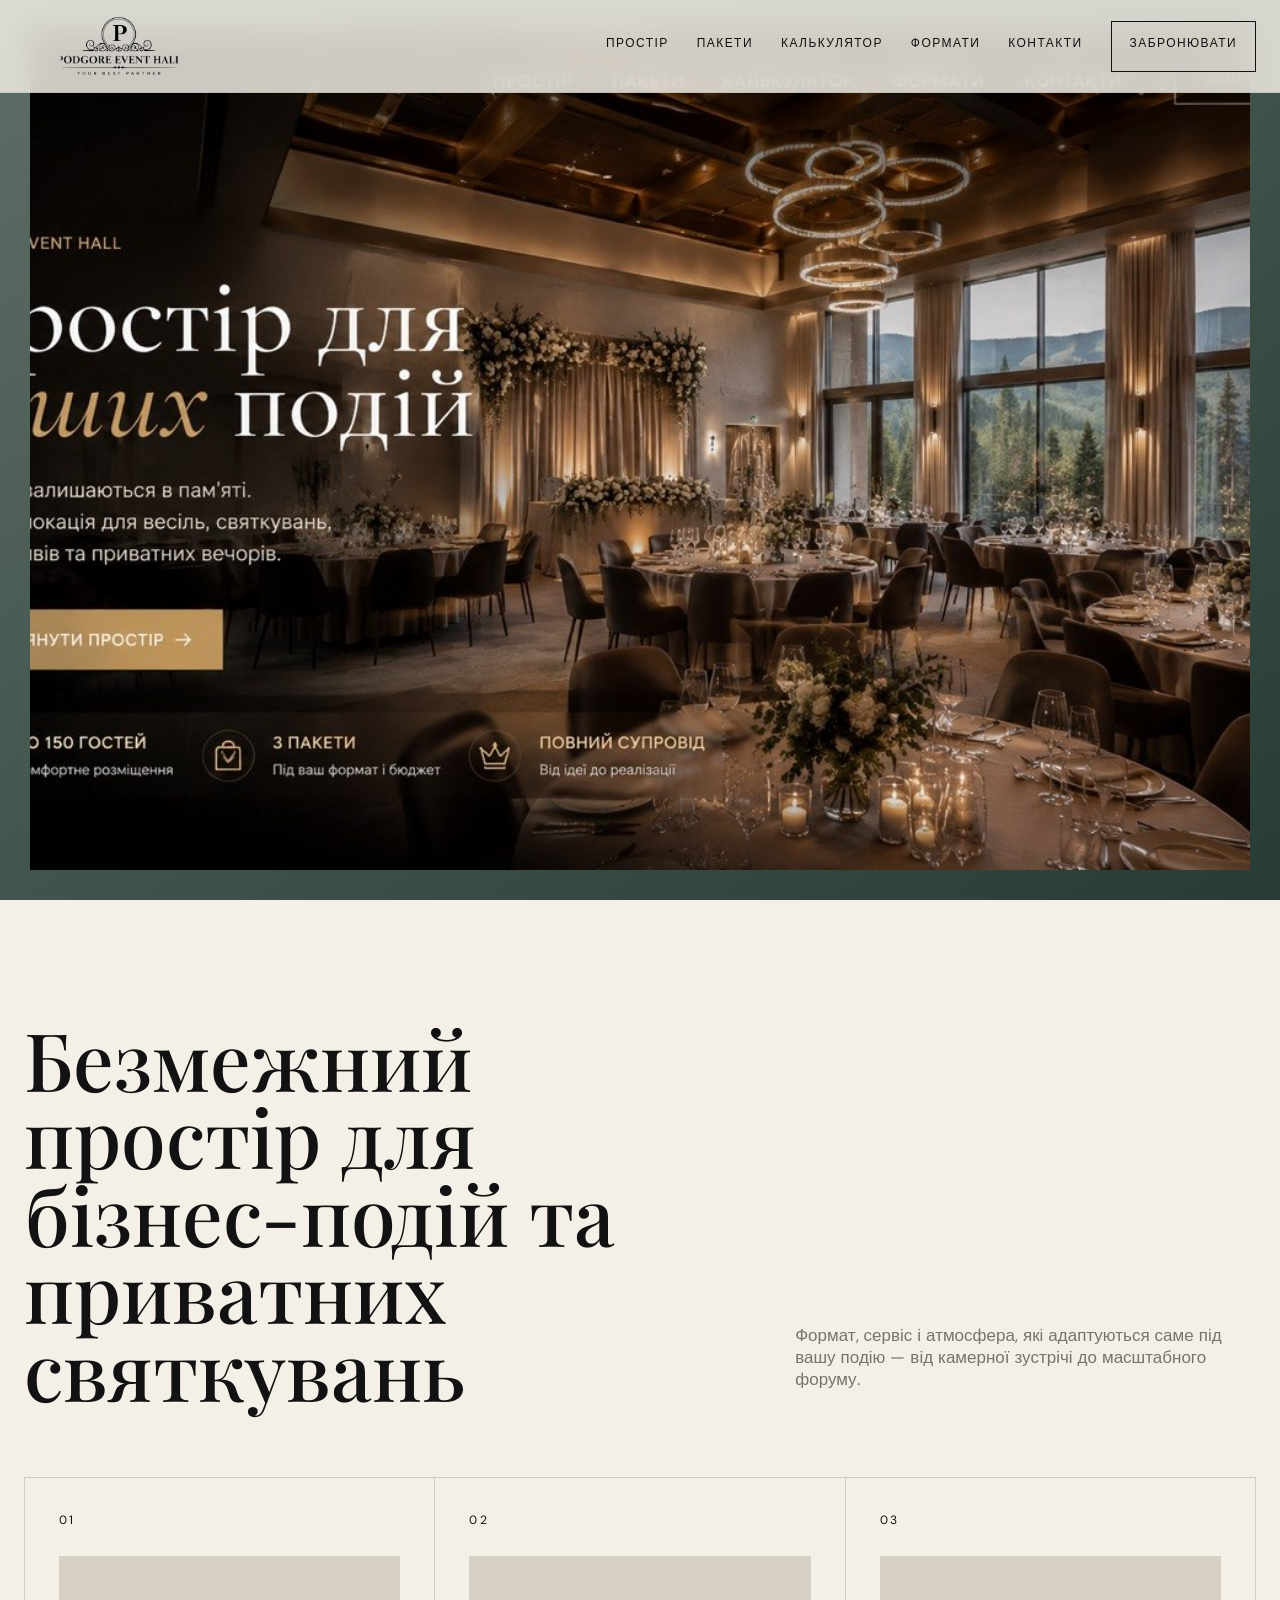
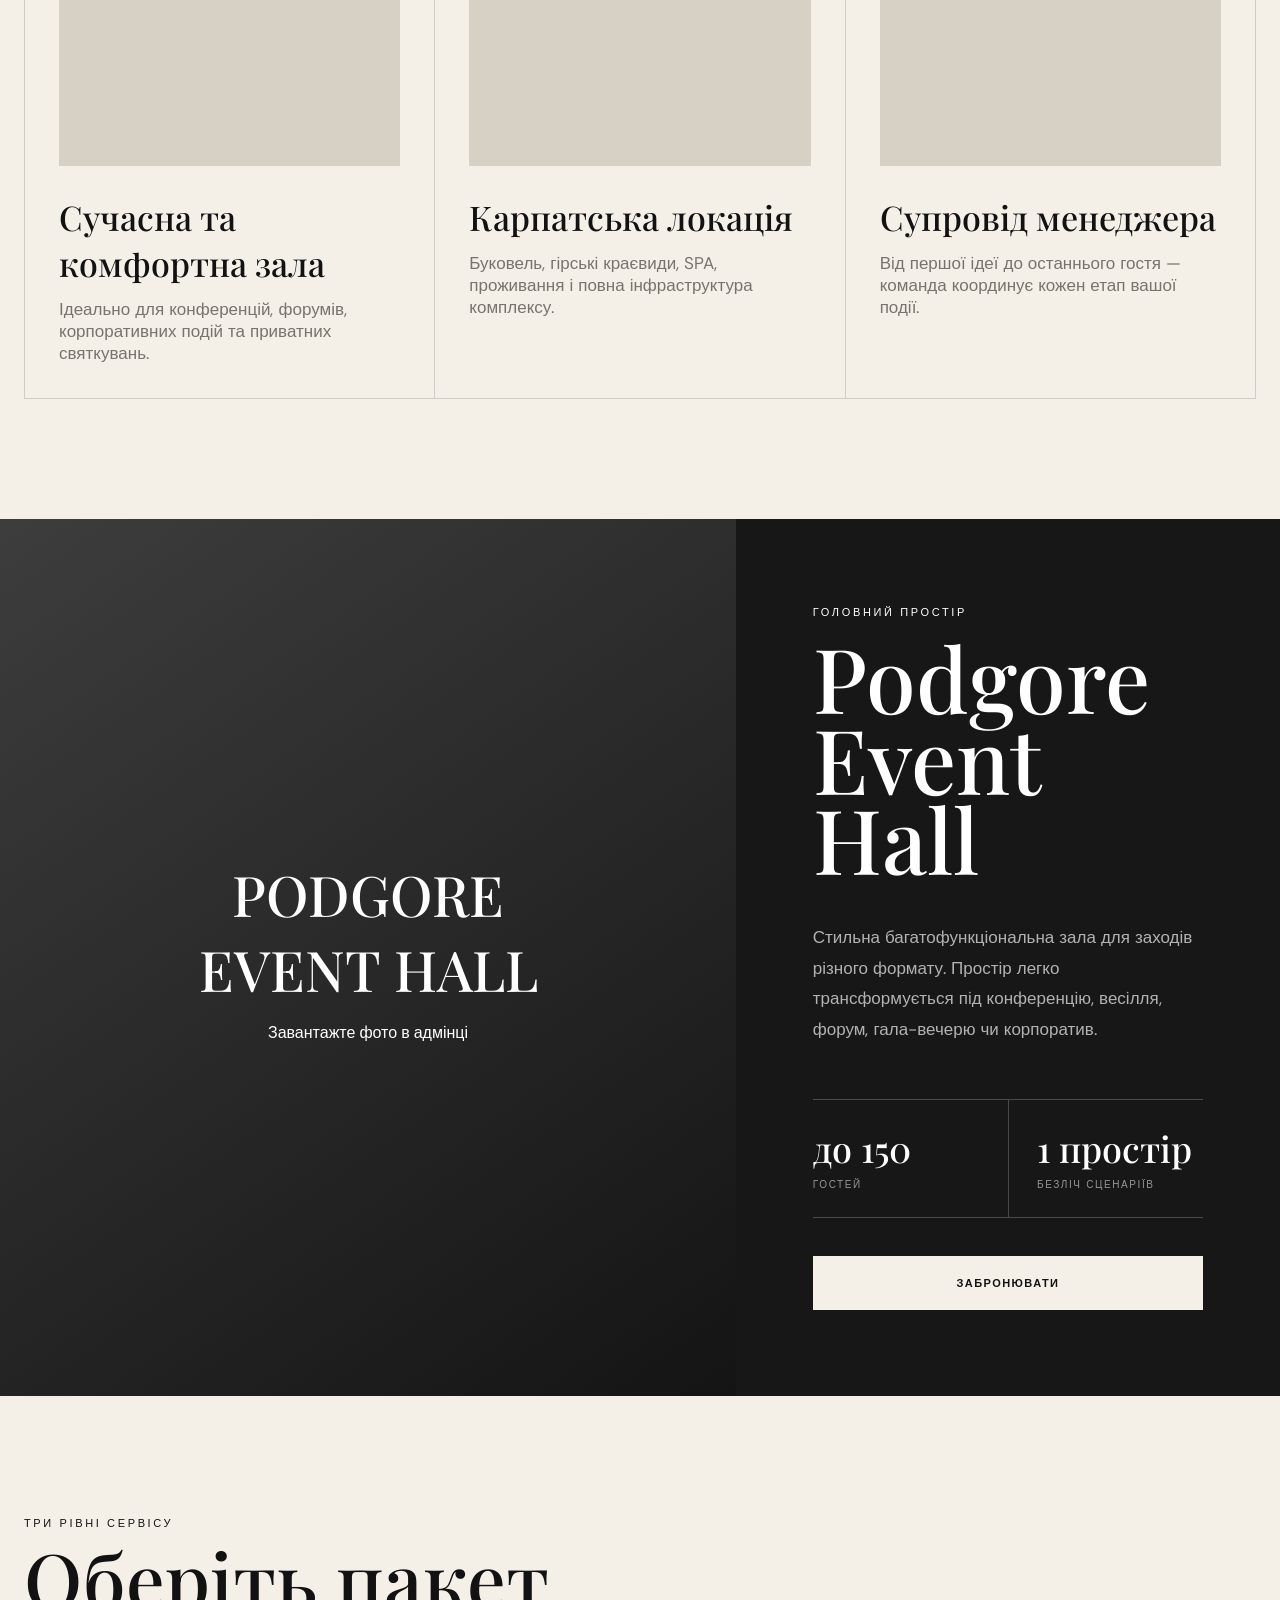
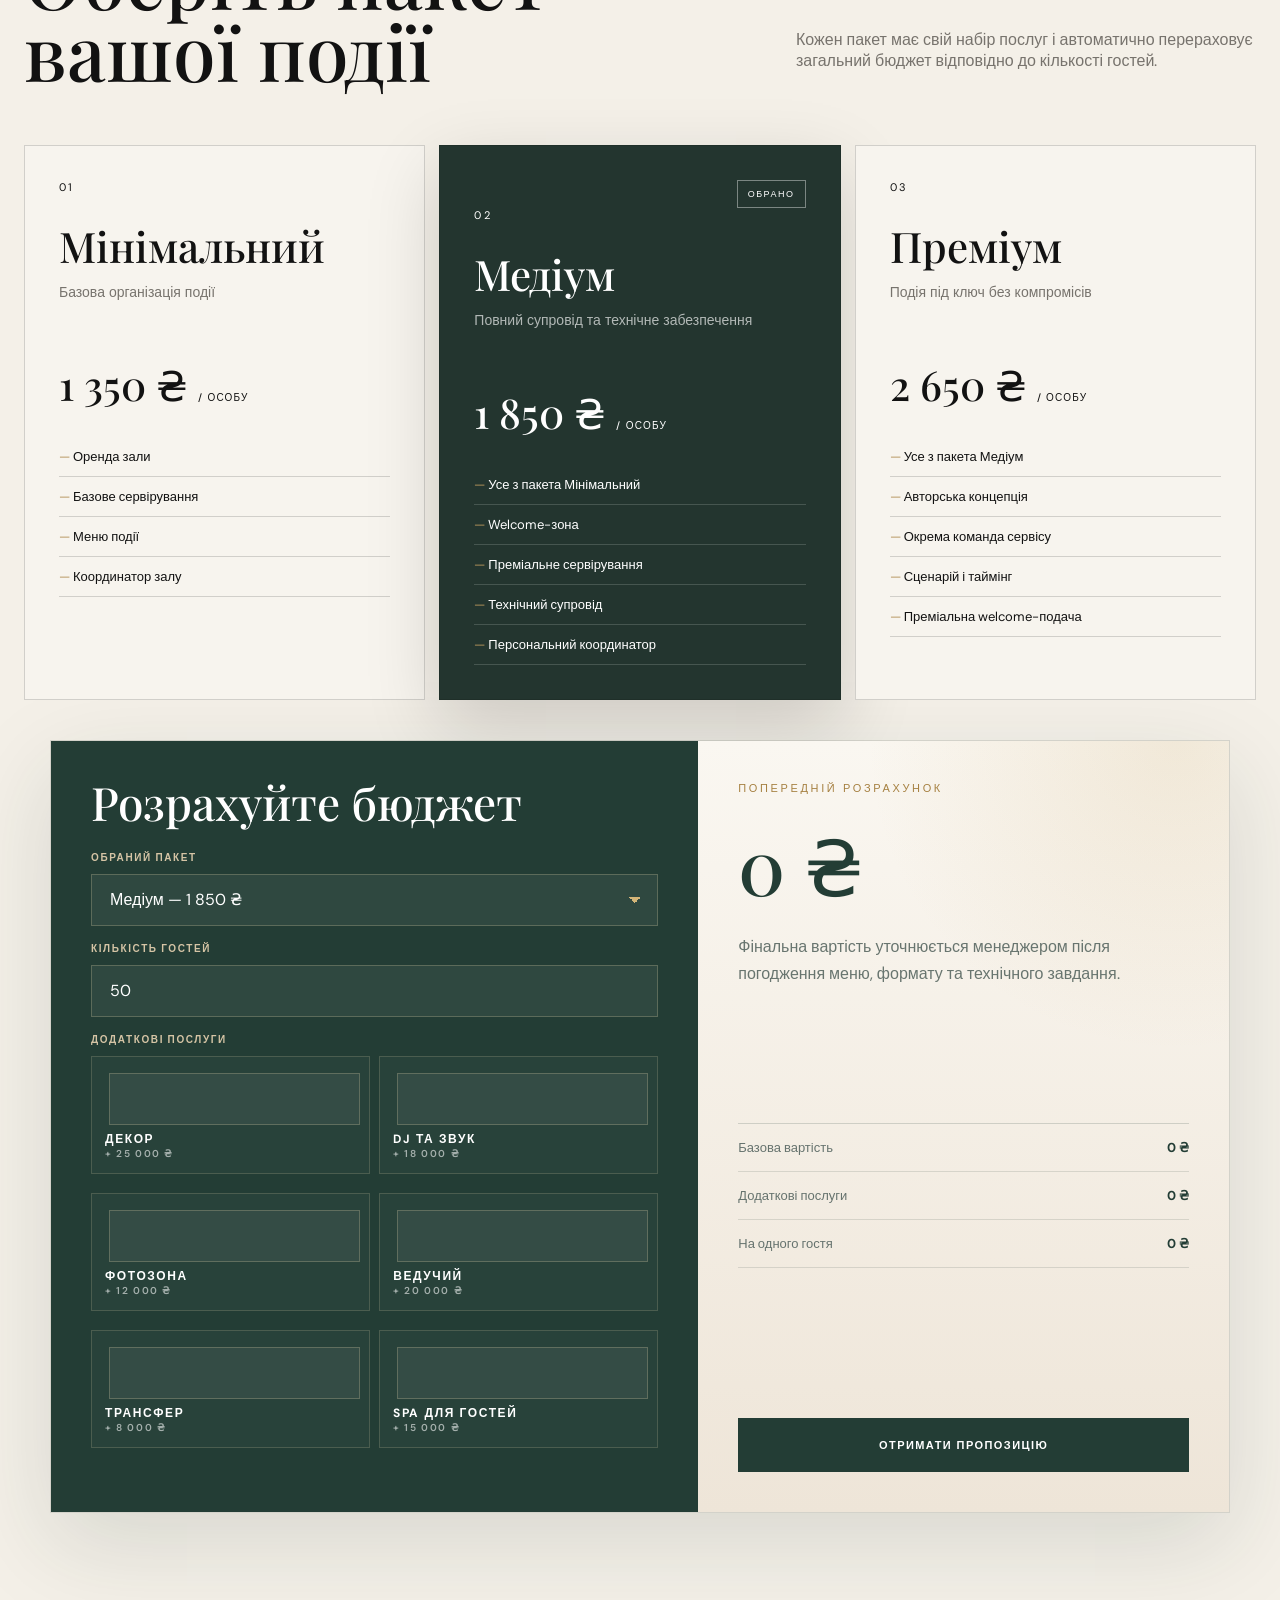
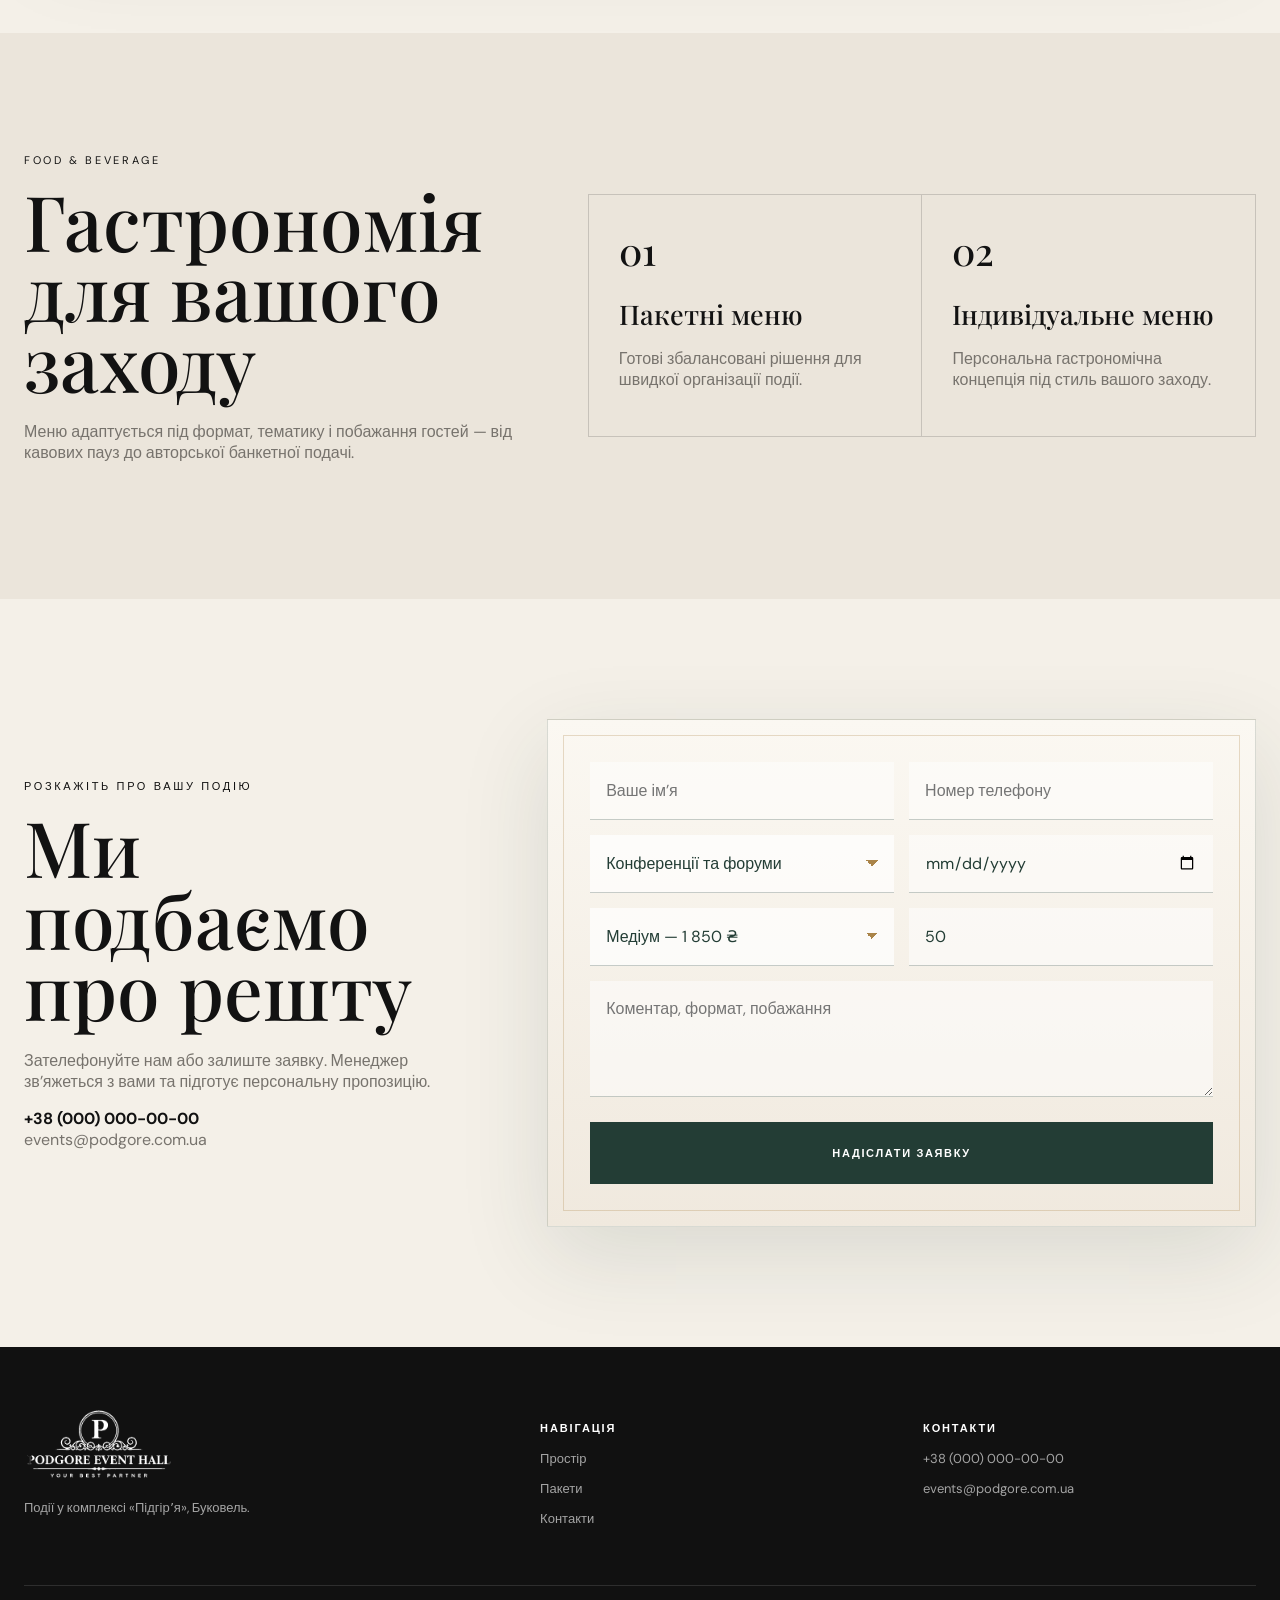
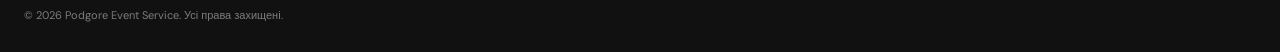
<file: index.html>
<!doctype html>
<html lang="uk">
<head>
<meta charset="utf-8">
<meta name="viewport" content="width=device-width,initial-scale=1,viewport-fit=cover">
<meta name="theme-color" content="#f4f0e8">
<title>Podgore Event Service — події у Буковелі</title>
<meta name="description" content="Події у комплексі «Підгірʼя», Буковель: конференції, весілля, корпоративи та приватні святкування.">
<link rel="preconnect" href="https://fonts.googleapis.com">
<link rel="preconnect" href="https://fonts.gstatic.com" crossorigin>
<link href="https://fonts.googleapis.com/css2?family=DM+Sans:wght@300;400;500;600;700&family=Playfair+Display:ital,wght@0,500;0,600;1,500&display=swap" rel="stylesheet">
<style>
:root{--ink:#121212;--ink2:#252525;--paper:#f4f0e8;--paper2:#ebe5db;--green:#23352f;--gold:#b4935c;--line:rgba(18,18,18,.16);--line-light:rgba(255,255,255,.22);--muted:#77736d;--max:1380px}
*{box-sizing:border-box}html{scroll-behavior:smooth}body{margin:0;background:var(--paper);color:var(--ink);font-family:"DM Sans",sans-serif;overflow-x:hidden}a{color:inherit;text-decoration:none}button,input,select,textarea{font:inherit}.wrap{width:min(var(--max),calc(100% - 48px));margin:auto}.serif,h1,h2,h3{font-family:"Playfair Display",serif;font-weight:500}.eyebrow{font-size:11px;letter-spacing:.24em;text-transform:uppercase}.muted{color:var(--muted)}
.header{position:fixed;z-index:200;inset:0 0 auto;background:rgba(244,240,232,.84);backdrop-filter:blur(16px);border-bottom:1px solid rgba(18,18,18,.08);transition:.3s}.header-inner{height:88px;display:flex;align-items:center;justify-content:space-between}.logo img{width:138px;height:58px;object-fit:contain}.nav{display:flex;gap:28px;align-items:center}.nav a{font-size:12px;text-transform:uppercase;letter-spacing:.12em}.nav a::after{content:"";display:block;width:0;height:1px;background:var(--ink);transition:.25s;margin-top:6px}.nav a:hover::after{width:100%}.nav-cta{padding:13px 18px;border:1px solid var(--ink)}.menu{display:none;border:0;background:none;font-size:24px}
.hero{min-height:100svh;padding-top:88px;display:grid;grid-template-columns:1.08fr .92fr;background:var(--green);color:white}.hero-copy{padding:110px max(42px,6vw) 80px;display:flex;flex-direction:column;justify-content:center}.hero h1{font-size:clamp(64px,7.6vw,126px);line-height:.87;letter-spacing:-.045em;margin:22px 0 28px}.hero h1 em{font-weight:500;color:#d9c49d}.hero-lead{max-width:590px;font-size:18px;line-height:1.7;color:rgba(255,255,255,.74)}.hero-actions{display:flex;gap:12px;flex-wrap:wrap;margin-top:34px}.btn{min-height:54px;padding:0 26px;border:1px solid transparent;text-transform:uppercase;letter-spacing:.13em;font-size:11px;font-weight:700;cursor:pointer;display:inline-flex;align-items:center;justify-content:center;transition:.3s}.btn-light{background:var(--paper);color:var(--ink)}.btn-outline{border-color:rgba(255,255,255,.45);color:white;background:transparent}.btn:hover{transform:translateY(-2px)}.hero-visual{position:relative;min-height:640px;overflow:hidden;background:#42534b}.hero-visual img{width:100%;height:100%;object-fit:cover}.hero-placeholder{position:absolute;inset:0;display:grid;place-items:center;background:linear-gradient(145deg,#5d6e66,#273c34);color:white;text-align:center;padding:30px}.hero-placeholder strong{font:500 46px "Playfair Display",serif}.hero-placeholder small{display:block;margin-top:14px;letter-spacing:.18em;text-transform:uppercase}.hero-badge{position:absolute;right:28px;bottom:28px;background:var(--paper);color:var(--ink);padding:22px 24px;min-width:210px}.hero-badge b{display:block;font:500 32px "Playfair Display",serif}.hero-badge span{font-size:11px;text-transform:uppercase;letter-spacing:.15em}
.intro{padding:120px 0}.intro-head{display:grid;grid-template-columns:1.2fr .8fr;gap:80px;align-items:end;margin-bottom:70px}.intro h2{font-size:clamp(50px,6.3vw,96px);line-height:.96;margin:0}.intro p{font-size:17px;color:var(--muted);max-width:520px}.features{display:grid;grid-template-columns:repeat(3,1fr);border-top:1px solid var(--line);border-left:1px solid var(--line)}.feature{padding:34px;min-height:430px;border-right:1px solid var(--line);border-bottom:1px solid var(--line);display:flex;flex-direction:column}.feature-no{font-size:12px;letter-spacing:.2em}.feature-media{height:210px;margin:28px 0;background:#d7d0c4;overflow:hidden}.feature-media img{width:100%;height:100%;object-fit:cover}.feature h3{font-size:34px;margin:0 0 12px}.feature p{color:var(--muted);margin:0}
.hall{display:grid;grid-template-columns:1.15fr .85fr;min-height:760px;background:#171717;color:white}.hall-media{position:relative;background:#303030;overflow:hidden}.hall-media img{width:100%;height:100%;object-fit:cover}.hall-placeholder{position:absolute;inset:0;display:grid;place-items:center;background:linear-gradient(145deg,#3d3d3d,#141414);color:white;text-align:center}.hall-placeholder b{font:500 56px "Playfair Display",serif}.hall-copy{padding:86px max(42px,6vw);display:flex;flex-direction:column;justify-content:center}.hall-copy h2{font-size:clamp(58px,7vw,105px);line-height:.9;margin:18px 0 26px}.hall-copy p{color:rgba(255,255,255,.67);font-size:17px;line-height:1.8}.hall-stats{display:grid;grid-template-columns:1fr 1fr;margin:38px 0;border-top:1px solid var(--line-light);border-bottom:1px solid var(--line-light)}.hall-stat{padding:24px 0}.hall-stat+ .hall-stat{border-left:1px solid var(--line-light);padding-left:28px}.hall-stat b{display:block;font:500 36px "Playfair Display",serif}.hall-stat span{font-size:10px;text-transform:uppercase;letter-spacing:.16em;color:rgba(255,255,255,.55)}
.packages{padding:120px 0}.section-head{display:flex;justify-content:space-between;gap:70px;align-items:end;margin-bottom:58px}.section-head h2{font-size:clamp(52px,6vw,90px);line-height:.94;margin:12px 0 0}.section-head p{max-width:460px;color:var(--muted)}.pack-grid{display:grid;grid-template-columns:repeat(3,1fr);gap:14px}.pack{border:1px solid var(--line);padding:34px;min-height:510px;display:flex;flex-direction:column;cursor:pointer;transition:.35s;background:#f7f4ee}.pack:hover,.pack.active{background:var(--green);color:white;transform:translateY(-8px);box-shadow:0 25px 70px rgba(0,0,0,.16)}.pack.active::before{content:"Обрано";align-self:flex-end;font-size:9px;letter-spacing:.17em;text-transform:uppercase;border:1px solid rgba(255,255,255,.4);padding:7px 10px}.pack-no{font-size:11px;letter-spacing:.2em}.pack h3{font-size:42px;margin:24px 0 9px}.pack-sub{font-size:14px;color:var(--muted);min-height:48px}.pack:hover .pack-sub,.pack.active .pack-sub{color:rgba(255,255,255,.65)}.pack-price{font:500 41px "Playfair Display",serif;margin:26px 0}.pack-price small{font:500 10px "DM Sans",sans-serif;text-transform:uppercase;letter-spacing:.12em}.pack ul{list-style:none;padding:0;margin:0;flex:1}.pack li{padding:11px 0;border-bottom:1px solid var(--line);font-size:13px}.pack:hover li,.pack.active li{border-color:rgba(255,255,255,.16)}.pack li::before{content:"— ";color:var(--gold)}
.calculator{
  margin-top:34px;
  display:grid;
  grid-template-columns:1.08fr .92fr;
  overflow:hidden;
  background:#f5f0e8;
  border:1px solid rgba(35,53,47,.16);
  box-shadow:0 30px 90px rgba(26,48,41,.13)
}
.calc-controls{
  padding:54px;
  background:#233d35;
  color:#f7f2e9
}
.calc-controls h3{
  font-size:52px;
  line-height:1;
  margin:0 0 36px;
  color:#fff
}
.field{margin-bottom:22px}
.field label{
  display:block;
  margin-bottom:10px;
  color:#d5c4a5;
  font-size:10px;
  font-weight:600;
  letter-spacing:.16em;
  text-transform:uppercase
}
.field input,.field select,.field textarea{
  -webkit-appearance:none;
  appearance:none;
  width:100%;
  min-height:58px;
  padding:0 18px;
  color:#fff;
  background:rgba(255,255,255,.055);
  border:1px solid rgba(234,216,173,.24);
  border-radius:0;
  outline:none;
  transition:.25s
}
.field input:focus,.field select:focus,.field textarea:focus{
  border-color:#c9a769;
  background:rgba(201,167,105,.08)
}
.field textarea{padding:16px 18px;min-height:112px}
.field select{
  padding-right:50px;
  background:
    linear-gradient(45deg,transparent 50%,#d4b578 50%) calc(100% - 22px) 50%/6px 6px no-repeat,
    linear-gradient(135deg,#d4b578 50%,transparent 50%) calc(100% - 16px) 50%/6px 6px no-repeat,
    rgba(255,255,255,.055)
}
.field select option{background:#233d35;color:#fff}
.extras{
  display:grid;
  grid-template-columns:1fr 1fr;
  gap:11px
}
.extra{
  min-height:88px;
  padding:17px;
  border:1px solid rgba(234,216,173,.18);
  background:rgba(255,255,255,.025);
  cursor:pointer;
  transition:.25s
}
.extra:hover,.extra:has(input:checked){
  border-color:#c9a769;
  background:rgba(201,167,105,.09)
}
.extra input{accent-color:#c9a769}
.extra b{font-size:12px;color:#fff}
.extra span{display:block;font-size:10px;color:rgba(255,255,255,.58)}
.calc-result{
  padding:54px;
  display:flex;
  flex-direction:column;
  justify-content:space-between;
  color:#233d35;
  background:
    radial-gradient(circle at 90% 0%,rgba(201,167,105,.18),transparent 34%),
    linear-gradient(180deg,#faf7f1 0%,#eee5d8 100%)
}
.calc-result .eyebrow{color:#a68142!important}
.calc-total{
  margin:18px 0;
  color:#233d35;
  font:500 clamp(64px,6vw,94px) "Playfair Display",serif
}
.calc-result p{color:#68756f;line-height:1.7}
.calc-lines{border-top:1px solid rgba(35,61,53,.18)}
.calc-line{
  display:flex;
  justify-content:space-between;
  padding:15px 0;
  color:#66736e;
  border-bottom:1px solid rgba(35,61,53,.14);
  font-size:13px
}
.calc-line b{color:#233d35}
.calc-result .btn{
  margin-top:30px;
  color:#fff!important;
  background:#233d35!important;
  border:1px solid #233d35!important
}
.calc-result .btn:hover{
  background:#aa8449!important;
  border-color:#aa8449!important
}
.catering{padding:120px 0;background:var(--paper2)}.catering-grid{display:grid;grid-template-columns:.85fr 1.15fr;gap:70px;align-items:center}.catering h2{font-size:clamp(55px,6vw,92px);line-height:.92;margin:18px 0 24px}.catering-options{display:grid;grid-template-columns:1fr 1fr;border-top:1px solid var(--line);border-left:1px solid var(--line)}.catering-option{padding:30px;border-right:1px solid var(--line);border-bottom:1px solid var(--line)}.catering-option b{font:500 38px "Playfair Display",serif}.catering-option h3{font-size:27px;margin:20px 0 10px}.catering-option p{color:var(--muted)}
.formats{padding:110px 0;background:var(--green);color:white}.format-title{font-size:clamp(60px,8vw,120px);line-height:.9;margin:0 0 60px}.format-list{display:grid;grid-template-columns:repeat(4,1fr);border-top:1px solid var(--line-light);border-left:1px solid var(--line-light)}.format{min-height:250px;padding:28px;border-right:1px solid var(--line-light);border-bottom:1px solid var(--line-light);display:flex;flex-direction:column;justify-content:space-between}.format h3{font-size:31px;margin:0}.format span{font-size:12px;letter-spacing:.16em}
.contact{padding:120px 0}
.contact-grid{
  display:grid;
  grid-template-columns:.78fr 1.22fr;
  gap:70px;
  align-items:center
}
.contact h2{
  font-size:clamp(56px,6vw,92px);
  line-height:.93;
  margin:18px 0 24px
}
.contact-box{
  position:relative;
  padding:52px;
  color:#233d35;
  border:1px solid rgba(35,61,53,.16);
  background:linear-gradient(180deg,#fbf8f2,#f0e9de);
  box-shadow:0 28px 85px rgba(31,55,47,.12)
}
.contact-box::before{
  content:"";
  position:absolute;
  inset:15px;
  pointer-events:none;
  border:1px solid rgba(169,130,67,.27)
}
.contact-form{
  position:relative;
  z-index:1;
  display:grid;
  grid-template-columns:1fr 1fr;
  gap:18px
}
.contact-form .full{grid-column:1/-1}
.contact-form input,.contact-form select,.contact-form textarea{
  -webkit-appearance:none;
  appearance:none;
  width:100%;
  min-height:58px;
  padding:0 16px;
  color:#233d35;
  border:0;
  border-bottom:1px solid rgba(35,61,53,.25);
  border-radius:0;
  background:rgba(255,255,255,.52);
  outline:none;
  transition:.25s
}
.contact-form textarea{
  min-height:116px;
  padding:17px 16px;
  resize:vertical
}
.contact-form input:focus,.contact-form select:focus,.contact-form textarea:focus{
  border-bottom-color:#aa8449;
  background:#fff;
  box-shadow:0 8px 26px rgba(35,61,53,.06)
}
.contact-form select{
  padding-right:48px;
  background:
    linear-gradient(45deg,transparent 50%,#aa8449 50%) calc(100% - 22px) 50%/6px 6px no-repeat,
    linear-gradient(135deg,#aa8449 50%,transparent 50%) calc(100% - 16px) 50%/6px 6px no-repeat,
    rgba(255,255,255,.52)
}
.contact-form select option{background:#f7f2e9;color:#233d35}
.contact-form button[type="submit"]{
  position:relative;
  z-index:1;
  width:100%;
  min-height:62px;
  margin-top:10px;
  color:#fff!important;
  background:#233d35!important;
  border:1px solid #233d35!important;
  letter-spacing:.15em
}
.contact-form button[type="submit"]:hover{
  color:#fff!important;
  background:#aa8449!important;
  border-color:#aa8449!important
}
.success{display:none;padding:30px;background:#233d35;color:white}
.success.show{display:block}
.footer{padding:60px 0 30px;background:#111;color:white}.footer-grid{display:grid;grid-template-columns:1.4fr 1fr 1fr;gap:50px}.footer img{width:150px;filter:brightness(0) invert(1)}.footer h4{font-size:11px;text-transform:uppercase;letter-spacing:.17em}.footer p,.footer a{color:rgba(255,255,255,.62);font-size:13px}.copyright{margin-top:45px;padding-top:22px;border-top:1px solid rgba(255,255,255,.12);font-size:11px;color:rgba(255,255,255,.45)}
.reveal{opacity:0;transform:translateY(34px);transition:opacity .85s ease,transform .85s ease}.reveal.in{opacity:1;transform:none}.modal{position:fixed;z-index:1000;inset:0;background:rgba(0,0,0,.76);backdrop-filter:blur(12px);display:none;place-items:center;padding:20px}.modal.show{display:grid}.modal-box{width:min(950px,100%);max-height:90vh;overflow:auto;background:#f4f0e8;color:#121212;padding:38px;position:relative}.modal-box.small{width:min(440px,100%)}.close{position:absolute;right:18px;top:14px;border:0;background:none;font-size:28px;cursor:pointer}.admin-tabs{display:flex;gap:8px;flex-wrap:wrap;margin:25px 0}.admin-tab{padding:11px 15px;border:1px solid var(--line);background:none;cursor:pointer}.admin-tab.active{background:var(--green);color:white}.admin-pane{display:none}.admin-pane.active{display:block}.admin-card{border:1px solid var(--line);padding:20px;margin-bottom:15px}.admin-card label{display:block;font-size:10px;text-transform:uppercase;letter-spacing:.13em;margin:12px 0 6px}.admin-card input,.admin-card textarea{width:100%;padding:11px;border:1px solid var(--line);background:white}.admin-grid{display:grid;grid-template-columns:1fr 1fr;gap:14px}.admin-save{padding:13px 18px;background:var(--green);color:white;border:0;cursor:pointer}
@media(max-width:980px){.nav a:not(.nav-cta){display:none}.menu{display:block}.hero,.hall,.catering-grid,.contact-grid,.intro-head{grid-template-columns:1fr}.hero-visual{min-height:520px}.features,.pack-grid{grid-template-columns:1fr 1fr}.format-list{grid-template-columns:1fr 1fr}.calculator{grid-template-columns:1fr}.footer-grid{grid-template-columns:1fr 1fr}}
@media(max-width:650px){.wrap{width:min(var(--max),calc(100% - 28px))}.header-inner{height:74px}.logo img{width:108px}.nav-cta{display:none}.hero{padding-top:74px}.hero-copy{padding:75px 24px 55px}.hero h1{font-size:61px}.intro,.packages,.catering,.contact{padding:84px 0}.features,.pack-grid,.format-list,.footer-grid,.catering-options,.contact-form{grid-template-columns:1fr}.feature{min-height:auto}.section-head{display:block}.hall-copy{padding:65px 24px}.extras{grid-template-columns:1fr}.contact-form .full{grid-column:auto}.admin-grid{grid-template-columns:1fr}}
@media(prefers-reduced-motion:reduce){*{animation:none!important;transition:none!important}.reveal{opacity:1;transform:none}}
</style>













<style id="final-layout-fix-v1">

/* КАЛЬКУЛЯТОР — компактніший і охайніший */
.calculator,
.calc,
.calc-wrap {
  width:min(1180px,calc(100% - 48px)) !important;
  margin:40px auto 0 !important;
  grid-template-columns:1fr .82fr !important;
  min-height:auto !important;
  overflow:hidden !important;
}

.calc-controls,
.calculator-left,
.calc-left {
  padding:42px !important;
}

.calc-result,
.calculator-right,
.calc-summary,
.calc-right {
  padding:42px !important;
  min-height:620px !important;
}

.extras {
  gap:12px !important;
}

.extra,
.calc-extra,
.service-option {
  min-height:96px !important;
  padding:16px !important;
}

/* ФОРМА — повертаємо видимий вибір події */
.contact-form select,
#contact select,
.form-card select {
  color:#233d35 !important;
  -webkit-text-fill-color:#233d35 !important;
  opacity:1 !important;
}

.contact-form select option,
#contact select option,
.form-card select option {
  color:#233d35 !important;
  background:#f7f2e9 !important;
}

.contact-form select:invalid,
#contact select:invalid,
.form-card select:invalid {
  color:#66736e !important;
  -webkit-text-fill-color:#66736e !important;
}

/* Поле типу події не може бути порожнім візуально */
.contact-form select[name="event"],
.contact-form select[name="eventType"],
.contact-form select[id*="event"],
#contact select[name="event"],
#contact select[name="eventType"],
#contact select[id*="event"] {
  color:#233d35 !important;
  -webkit-text-fill-color:#233d35 !important;
  font-weight:500 !important;
}

/* Трохи компактніша контактна форма */
.contact-box {
  max-width:760px !important;
  margin-left:auto !important;
}

.contact-form {
  gap:15px !important;
}

@media(max-width:980px){
  .calculator,
  .calc,
  .calc-wrap {
    width:min(100% - 30px,760px) !important;
    grid-template-columns:1fr !important;
  }

  .calc-result,
  .calculator-right,
  .calc-summary,
  .calc-right {
    min-height:auto !important;
  }

  .contact-box {
    max-width:none !important;
  }
}

@media(max-width:680px){
  .calculator,
  .calc,
  .calc-wrap {
    width:calc(100% - 20px) !important;
  }

  .calc-controls,
  .calculator-left,
  .calc-left,
  .calc-result,
  .calculator-right,
  .calc-summary,
  .calc-right {
    padding:26px !important;
  }

  .extras {
    grid-template-columns:1fr !important;
  }
}
</style>


<style id="podgore-exact-fix">
/* Точне виправлення актуального калькулятора */
#calculator .wrap {
  width: min(1080px, calc(100% - 56px)) !important;
}

#calculator .calculator {
  width: 100% !important;
  max-width: 1080px !important;
  margin: 28px auto 0 !important;
  grid-template-columns: 56% 44% !important;
  min-height: 610px !important;
}

#calculator .calc-controls {
  padding: 38px 40px !important;
}

#calculator .calc-result {
  padding: 40px !important;
  min-height: 610px !important;
}

#calculator .calc-controls h3 {
  font-size: 46px !important;
  margin-bottom: 26px !important;
}

#calculator .field {
  margin-bottom: 16px !important;
}

#calculator .field input,
#calculator .field select {
  min-height: 52px !important;
}

#calculator .extras {
  gap: 9px !important;
}

#calculator .extra {
  min-height: 82px !important;
  padding: 13px !important;
}

#calculator .calc-total {
  font-size: clamp(58px, 6vw, 82px) !important;
}

/* Точне виправлення форми заявки */
#leadForm {
  max-width: 720px !important;
  margin-left: auto !important;
  padding: 42px !important;
}

#leadForm .contact-form {
  grid-template-columns: 1fr 1fr !important;
  gap: 15px !important;
}

#fEvent,
#fPack {
  display: block !important;
  visibility: visible !important;
  opacity: 1 !important;
  color: #233d35 !important;
  -webkit-text-fill-color: #233d35 !important;
  background-color: rgba(255,255,255,.72) !important;
}

#fEvent option,
#fPack option {
  color: #233d35 !important;
  background: #f7f2e9 !important;
}

@media (max-width: 900px) {
  #calculator .wrap {
    width: min(760px, calc(100% - 30px)) !important;
  }

  #calculator .calculator {
    grid-template-columns: 1fr !important;
    max-width: 760px !important;
    min-height: auto !important;
  }

  #calculator .calc-result {
    min-height: auto !important;
  }
}

@media (max-width: 650px) {
  #calculator .wrap {
    width: calc(100% - 20px) !important;
  }

  #calculator .calc-controls,
  #calculator .calc-result,
  #leadForm {
    padding: 25px !important;
  }

  #calculator .extras,
  #leadForm .contact-form {
    grid-template-columns: 1fr !important;
  }
}
</style>





<style id="mobile-redesign-final">
@media(max-width:768px){

  html,body{
    width:100% !important;
    overflow-x:hidden !important;
  }

  .wrap,
  .container{
    width:calc(100% - 28px) !important;
    max-width:none !important;
    margin-left:auto !important;
    margin-right:auto !important;
  }

  /* HEADER */
  .header-inner{
    height:72px !important;
    min-height:72px !important;
    padding:0 14px !important;
  }

  .logo img{
    width:108px !important;
    height:auto !important;
  }

  .nav a{
    display:none !important;
  }

  .nav-toggle,
  .menu-toggle,
  .burger{
    display:flex !important;
  }

  /* HERO */
  .hero{
    min-height:auto !important;
    padding:34px 0 28px !important;
  }

  .hero-content{
    width:100% !important;
    padding:0 18px !important;
  }

  .hero h1{
    font-size:46px !important;
    line-height:.92 !important;
    margin:12px 0 20px !important;
    max-width:100% !important;
  }

  .hero p{
    font-size:15px !important;
    line-height:1.65 !important;
    margin:0 0 24px !important;
    max-width:100% !important;
  }

  .hero-actions,
  .actions{
    display:grid !important;
    grid-template-columns:1fr !important;
    gap:10px !important;
  }

  .hero-actions .btn,
  .actions .btn{
    width:100% !important;
    min-height:54px !important;
    justify-content:center !important;
  }

  .hero-stats,
  .stats,
  .hero-metrics{
    display:grid !important;
    grid-template-columns:1fr 1fr !important;
    margin-top:26px !important;
    border-top:1px solid rgba(255,255,255,.16) !important;
    border-bottom:1px solid rgba(255,255,255,.16) !important;
  }

  .hero-stats > *,
  .stats > *,
  .hero-metrics > *{
    min-height:98px !important;
    padding:18px 14px !important;
    border-right:1px solid rgba(255,255,255,.12) !important;
    border-bottom:1px solid rgba(255,255,255,.10) !important;
  }

  .hero-stats > *:nth-child(even),
  .stats > *:nth-child(even),
  .hero-metrics > *:nth-child(even){
    border-right:0 !important;
  }

  /* PHOTO BLOCK */
  .venue-media,
  .venue-photo{
    width:100% !important;
    height:330px !important;
    min-height:330px !important;
    margin:24px 0 !important;
  }

  .venue-photo-content{
    left:20px !important;
    right:20px !important;
    bottom:22px !important;
  }

  .venue-photo-content h3{
    font-size:38px !important;
    line-height:.95 !important;
  }

  /* GENERAL SECTIONS */
  .section{
    padding:52px 0 !important;
  }

  .section-head{
    display:block !important;
    margin-bottom:26px !important;
  }

  .section-head h2{
    font-size:42px !important;
    line-height:.95 !important;
  }

  /* PACKAGES */
  .pack-grid{
    grid-template-columns:1fr !important;
    gap:12px !important;
  }

  .pack{
    padding:22px 18px !important;
  }

  /* CALCULATOR */
  #calculator{
    padding:52px 0 !important;
  }

  #calculator .calculator,
  #calculator .calc,
  #calculator .calc-wrap{
    display:block !important;
    width:100% !important;
    max-width:none !important;
    margin:18px 0 0 !important;
  }

  #calculator .calc-controls,
  #calculator .calculator-left,
  #calculator .calc-left,
  #calculator .calc-result,
  #calculator .calculator-right,
  #calculator .calc-summary,
  #calculator .calc-right{
    width:100% !important;
    min-height:auto !important;
    padding:24px 18px !important;
  }

  #calculator h2,
  #calculator h3{
    font-size:38px !important;
  }

  #calculator .extras{
    display:grid !important;
    grid-template-columns:1fr !important;
    gap:10px !important;
  }

  #calculator .extra{
    position:relative !important;
    display:flex !important;
    align-items:center !important;
    min-height:74px !important;
    padding:16px 16px 16px 52px !important;
    border:1px solid rgba(234,216,173,.22) !important;
    background:rgba(255,255,255,.025) !important;
  }

  /* ПРИБИРАЄМО ПУСТІ ПРЯМОКУТНИКИ */
  #calculator .extra::before,
  #calculator .extra::after{
    content:none !important;
    display:none !important;
  }

  #calculator .extra > div,
  #calculator .extra > span{
    width:auto !important;
    height:auto !important;
    min-height:0 !important;
    padding:0 !important;
    margin:0 !important;
    border:0 !important;
    background:none !important;
  }

  #calculator .extra input[type="checkbox"]{
    -webkit-appearance:none !important;
    appearance:none !important;
    position:absolute !important;
    left:16px !important;
    top:50% !important;
    transform:translateY(-50%) !important;
    width:20px !important;
    height:20px !important;
    min-height:20px !important;
    padding:0 !important;
    border:1px solid #d5b36f !important;
    background:transparent !important;
  }

  #calculator .extra input[type="checkbox"]:checked{
    background:#d5b36f !important;
    box-shadow:inset 0 0 0 4px #173f37 !important;
  }

  #calculator .extra b,
  #calculator .extra strong{
    display:block !important;
    color:#fff !important;
    font-size:15px !important;
    line-height:1.2 !important;
    margin-bottom:4px !important;
  }

  #calculator .extra span{
    display:block !important;
    color:rgba(255,255,255,.62) !important;
    font-size:13px !important;
    line-height:1.35 !important;
  }

  #calculator .extra:has(input:checked){
    border-color:#d5b36f !important;
    background:rgba(213,179,111,.08) !important;
  }

  #calculator .calc-total,
  #calculator [class*="total"]{
    font-size:56px !important;
  }

  /* CONTACT */
  #contact{
    padding:52px 0 !important;
  }

  #contact .contact,
  #contact .contact-grid{
    display:block !important;
  }

  #contact .contact-info{
    margin-bottom:28px !important;
  }

  #contact h2{
    font-size:42px !important;
    line-height:.95 !important;
  }

  #leadForm,
  #contact form,
  #contact .contact-box{
    width:100% !important;
    max-width:none !important;
    padding:22px 16px !important;
  }

  #leadForm .contact-form,
  #contact .contact-form{
    grid-template-columns:1fr !important;
    gap:10px !important;
  }

  #leadForm input,
  #leadForm select,
  #leadForm textarea,
  #contact form input,
  #contact form select,
  #contact form textarea{
    min-height:52px !important;
    font-size:16px !important;
  }

  #leadForm textarea,
  #contact form textarea{
    min-height:100px !important;
  }

  #leadForm button[type="submit"],
  #contact form button[type="submit"]{
    width:100% !important;
    min-height:56px !important;
  }

  /* FOOTER */
  .footer-grid{
    grid-template-columns:1fr !important;
    gap:24px !important;
  }

  .footer{
    padding:38px 0 20px !important;
  }
}
</style>





<style id="logo-clean-final">
.logo{
  display:flex !important;
  align-items:center !important;
  justify-content:flex-start !important;
  background:transparent !important;
  overflow:visible !important;
  border:0 !important;
}

.logo img,
.header .logo img,
.header-inner .logo img{
  display:block !important;
  width:245px !important;
  height:auto !important;
  max-width:none !important;
  object-fit:contain !important;
  object-position:left center !important;
  background:transparent !important;
  mix-blend-mode:normal !important;
  filter:none !important;
  border:0 !important;
  box-shadow:none !important;
  padding:0 !important;
}

.header-inner{
  min-height:108px !important;
  height:108px !important;
}

.footer-logo{
  width:225px !important;
  height:auto !important;
  background:transparent !important;
  mix-blend-mode:normal !important;
}

@media(max-width:768px){
  .header-inner{
    min-height:88px !important;
    height:88px !important;
    padding-left:16px !important;
  }

  .logo img,
  .header .logo img,
  .header-inner .logo img{
    width:175px !important;
  }

  .footer-logo{
    width:175px !important;
  }
}
</style>


<style id="podgore-logo-size-fix">

.header-inner{
    min-height:94px !important;
    height:94px !important;
}

.logo{
    display:flex !important;
    align-items:center !important;
    overflow:visible !important;
}

.logo img,
.header .logo img,
.header-inner .logo img{
    width:180px !important;
    height:78px !important;
    max-width:180px !important;
    object-fit:contain !important;
    object-position:center !important;
    padding:0 !important;
    margin:0 !important;
    background:transparent !important;
}

.footer-logo{
    width:180px !important;
    height:auto !important;
    object-fit:contain !important;
}

@media(max-width:768px){

    .header-inner{
        min-height:82px !important;
        height:82px !important;
    }

    .logo img,
    .header .logo img,
    .header-inner .logo img{
        width:150px !important;
        height:68px !important;
        max-width:150px !important;
    }

    .footer-logo{
        width:155px !important;
    }
}

@media(max-width:430px){

    .logo img,
    .header .logo img,
    .header-inner .logo img{
        width:140px !important;
        height:64px !important;
        max-width:140px !important;
    }
}

</style>


<style id="podgore-logo-size-final">

/* ===== FINAL LOGO SIZE ===== */

.header .logo,
.header-inner .logo{
    display:flex !important;
    align-items:center !important;
    justify-content:flex-start !important;
    width:auto !important;
    height:auto !important;
    overflow:visible !important;
    background:transparent !important;
    border:0 !important;
}

.header .logo img,
.header-inner .logo img{
    display:block !important;
    width:132px !important;
    height:auto !important;
    max-width:none !important;
    object-fit:contain !important;
    object-position:left center !important;
    background:transparent !important;
    border:0 !important;
    padding:0 !important;
    margin:0 !important;
    box-shadow:none !important;
}

.header-inner{
    min-height:94px !important;
    height:94px !important;
}

/* TABLET */
@media(max-width:900px){
    .header .logo img,
    .header-inner .logo img{
        width:118px !important;
    }

    .header-inner{
        min-height:86px !important;
        height:86px !important;
    }
}

/* MOBILE */
@media(max-width:768px){
    .header .logo img,
    .header-inner .logo img{
        width:118px !important;
        height:auto !important;
    }

    .header-inner{
        min-height:80px !important;
        height:80px !important;
        padding-left:16px !important;
        padding-right:16px !important;
    }
}

/* SMALL MOBILE */
@media(max-width:430px){
    .header .logo img,
    .header-inner .logo img{
        width:112px !important;
    }

    .header-inner{
        min-height:76px !important;
        height:76px !important;
    }
}

</style>


<style id="podgore-logo-container-fix">

/* ===== FIX ОБРІЗАННЯ ЛОГОТИПА ===== */

.header,
.header-inner{
    overflow:visible !important;
}

.header .wrap,
.header-inner{
    overflow:visible !important;
}

/* контейнер логотипа */
.logo,
.header .logo,
.header-inner .logo{
    display:flex !important;
    align-items:center !important;
    justify-content:flex-start !important;

    width:190px !important;
    min-width:190px !important;
    max-width:190px !important;

    height:82px !important;
    min-height:82px !important;

    overflow:visible !important;

    padding:0 10px !important;
    margin:0 !important;

    background:transparent !important;
    border:0 !important;
    box-shadow:none !important;
}

/* сама картинка */
.logo img,
.header .logo img,
.header-inner .logo img{
    display:block !important;

    width:100% !important;
    max-width:100% !important;

    height:72px !important;
    max-height:72px !important;

    object-fit:contain !important;
    object-position:center center !important;

    overflow:visible !important;

    margin:0 auto !important;
    padding:4px 6px !important;

    background:transparent !important;
    border:0 !important;
    box-shadow:none !important;
    transform:none !important;
}

/* сама шапка */
.header-inner{
    min-height:92px !important;
    height:92px !important;
}

/* MOBILE */
@media(max-width:768px){

    .logo,
    .header .logo,
    .header-inner .logo{
        width:160px !important;
        min-width:160px !important;
        max-width:160px !important;

        height:76px !important;
        min-height:76px !important;

        padding:0 8px !important;
    }

    .logo img,
    .header .logo img,
    .header-inner .logo img{
        width:100% !important;
        max-width:100% !important;
        height:66px !important;
        max-height:66px !important;

        object-fit:contain !important;
        object-position:center !important;

        padding:4px 8px !important;
    }

    .header-inner{
        min-height:84px !important;
        height:84px !important;
    }
}

/* SMALL MOBILE */
@media(max-width:430px){

    .logo,
    .header .logo,
    .header-inner .logo{
        width:150px !important;
        min-width:150px !important;
        max-width:150px !important;
    }

    .logo img,
    .header .logo img,
    .header-inner .logo img{
        height:62px !important;
        max-height:62px !important;
        padding-left:10px !important;
        padding-right:10px !important;
    }
}

</style>

</head>
<body>
<header class="header"><div class="wrap header-inner"><a class="logo" href="#top"><img src="assets/logo-original.png" alt="Підгірʼя"></a><nav class="nav"><a href="#spaces">Простір</a><a href="#packages">Пакети</a><a href="#calculator">Калькулятор</a><a href="#formats">Формати</a><a href="#contact">Контакти</a><a class="nav-cta" href="#contact">Забронювати</a></nav><button class="menu" aria-label="Меню">☰</button></div></header>
<main id="top">
<section class="hero"><div class="hero-copy reveal"><div class="eyebrow">Podgore Event Service · Bukovel</div><h1>Подія,<br>що <em>вразить</em><br>кожного</h1><p class="hero-lead">Локація, гастрономія, технічне забезпечення, проживання та персональний супровід — усе для вашої події в одному місці.</p><div class="hero-actions"><a class="btn btn-light" href="#contact">Отримати пропозицію</a><a class="btn btn-outline" href="#spaces">Дивитися простір</a></div></div><div class="hero-visual"><img id="heroImage" hidden alt="Зала Підгірʼя"><div id="heroPlaceholder" class="hero-placeholder"><div><strong>Ваше головне фото</strong><small>Завантажується через адмінку</small></div></div><div class="hero-badge"><b>до 150</b><span>гостей</span></div></div></section>
<section class="intro" id="spaces"><div class="wrap"><div class="intro-head reveal"><h2>Безмежний простір для бізнес-подій та приватних святкувань</h2><p>Формат, сервіс і атмосфера, які адаптуються саме під вашу подію — від камерної зустрічі до масштабного форуму.</p></div><div class="features"><article class="feature reveal"><div class="feature-no">01</div><div class="feature-media"><img data-feature="0" hidden alt="Сучасна зала"><div class="hero-placeholder"><span>Фото зали</span></div></div><h3>Сучасна та комфортна зала</h3><p>Ідеально для конференцій, форумів, корпоративних подій та приватних святкувань.</p></article><article class="feature reveal"><div class="feature-no">02</div><div class="feature-media"><img data-feature="1" hidden alt="Карпати"><div class="hero-placeholder"><span>Фото локації</span></div></div><h3>Карпатська локація</h3><p>Буковель, гірські краєвиди, SPA, проживання і повна інфраструктура комплексу.</p></article><article class="feature reveal"><div class="feature-no">03</div><div class="feature-media"><img data-feature="2" hidden alt="Команда"><div class="hero-placeholder"><span>Фото сервісу</span></div></div><h3>Супровід менеджера</h3><p>Від першої ідеї до останнього гостя — команда координує кожен етап вашої події.</p></article></div></div></section>
<section class="hall"><div class="hall-media"><img id="hallImage" hidden alt="Podgore Event Hall"><div id="hallPlaceholder" class="hall-placeholder"><div><b>PODGORE<br>EVENT HALL</b><p>Завантажте фото в адмінці</p></div></div></div><div class="hall-copy reveal"><div class="eyebrow">Головний простір</div><h2>Podgore<br>Event Hall</h2><p>Стильна багатофункціональна зала для заходів різного формату. Простір легко трансформується під конференцію, весілля, форум, гала-вечерю чи корпоратив.</p><div class="hall-stats"><div class="hall-stat"><b>до 150</b><span>гостей</span></div><div class="hall-stat"><b>1 простір</b><span>безліч сценаріїв</span></div></div><a class="btn btn-light" href="#contact">Забронювати</a></div></section>
<section class="packages" id="packages"><div class="wrap"><div class="section-head reveal"><div><div class="eyebrow">Три рівні сервісу</div><h2>Оберіть пакет вашої події</h2></div><p>Кожен пакет має свій набір послуг і автоматично перераховує загальний бюджет відповідно до кількості гостей.</p></div><div class="pack-grid" id="packGrid"></div><div class="calculator" id="calculator"><div class="calc-controls"><h3>Розрахуйте бюджет</h3><div class="field"><label>Обраний пакет</label><select id="calcPack"></select></div><div class="field"><label>Кількість гостей</label><input id="guests" type="number" min="10" value="50"></div><div class="field"><label>Додаткові послуги</label><div class="extras" id="extras"></div></div></div><aside class="calc-result"><div><div class="eyebrow" style="color:#121212">Попередній розрахунок</div><div class="calc-total" id="total">0 ₴</div><p>Фінальна вартість уточнюється менеджером після погодження меню, формату та технічного завдання.</p></div><div class="calc-lines"><div class="calc-line"><span>Базова вартість</span><b id="baseCost">0 ₴</b></div><div class="calc-line"><span>Додаткові послуги</span><b id="extraCost">0 ₴</b></div><div class="calc-line"><span>На одного гостя</span><b id="perGuest">0 ₴</b></div></div><a class="btn" style="background:#121212;color:white" href="#contact">Отримати пропозицію</a></aside></div></div></section>
<section class="catering"><div class="wrap catering-grid"><div class="reveal"><div class="eyebrow">Food & Beverage</div><h2>Гастрономія для вашого заходу</h2><p class="muted">Меню адаптується під формат, тематику і побажання гостей — від кавових пауз до авторської банкетної подачі.</p></div><div class="catering-options reveal"><article class="catering-option"><b>01</b><h3>Пакетні меню</h3><p>Готові збалансовані рішення для швидкої організації події.</p></article><article class="catering-option"><b>02</b><h3>Індивідуальне меню</h3><p>Персональна гастрономічна концепція під стиль вашого заходу.</p></article></div></div></section>

<section class="contact" id="contact"><div class="wrap contact-grid"><div class="reveal"><div class="eyebrow">Розкажіть про вашу подію</div><h2>Ми подбаємо про решту</h2><p class="muted">Зателефонуйте нам або залиште заявку. Менеджер зв’яжеться з вами та підготує персональну пропозицію.</p><p><b id="phoneText">+38 (000) 000-00-00</b><br><span id="emailText" class="muted">events@podgore.com.ua</span></p></div><div class="reveal"><form id="leadForm" class="contact-box"><div id="formFields" class="contact-form"><input id="fName" placeholder="Ваше ім’я" required><input id="fPhone" placeholder="Номер телефону" required><select id="fEvent"></select><input id="fDate" type="date"><select id="fPack"></select><input id="fGuests" type="number" min="10" value="50" placeholder="Кількість гостей"><textarea class="full" id="fMsg" placeholder="Коментар, формат, побажання"></textarea><button class="btn full" style="background:#23352f;color:white" type="submit">Надіслати заявку</button></div><div class="success" id="success"><h3>Дякуємо!</h3><p>Заявку збережено. Менеджер зв’яжеться з вами найближчим часом.</p></div></form></div></div></section>
</main>
<footer class="footer"><div class="wrap"><div class="footer-grid"><div><img src="assets/logo-original.png" alt="Підгірʼя"><p>Події у комплексі «Підгірʼя», Буковель.</p></div><div><h4>Навігація</h4><p><a href="#spaces">Простір</a></p><p><a href="#packages">Пакети</a></p><p><a href="#contact">Контакти</a></p></div><div><h4>Контакти</h4><p id="footerPhone">+38 (000) 000-00-00</p><p id="footerEmail">events@podgore.com.ua</p></div></div><div class="copyright">© <span id="year"></span> Podgore Event Service. Усі права захищені.</div></div></footer>
<div class="modal" id="loginModal"><div class="modal-box small"><button class="close" data-close>×</button><div class="eyebrow">Закритий доступ</div><h3 style="font-size:40px;margin:20px 0">Адмін-кабінет</h3><div class="field"><label style="color:#777">Пароль</label><input id="adminPassword" type="password" style="background:white;color:#121212;border-color:#ccc"></div><button class="admin-save" id="loginBtn">Увійти</button><p id="loginError" style="color:#a00"></p></div></div>
<div class="modal" id="adminModal"><div class="modal-box"><button class="close" data-close>×</button><div class="eyebrow">Podgore Event Service</div><h3 style="font-size:48px;margin:18px 0 4px">Керування сайтом</h3><p class="muted">Зміни зберігаються у браузері цього пристрою. Для спільної онлайн-адмінки потрібна база даних.</p><div class="admin-tabs"><button class="admin-tab active" data-pane="packages">Пакети</button><button class="admin-tab" data-pane="photos">Фото</button><button class="admin-tab" data-pane="contacts">Контакти</button><button class="admin-tab" data-pane="leads">Заявки</button></div><div class="admin-pane active" id="pane-packages"><div id="packageEditor"></div><button class="admin-save" id="savePackages">Зберегти пакети</button></div><div class="admin-pane" id="pane-photos"><div class="admin-card"><label>Головне фото</label><input type="file" id="heroUpload" accept="image/*"><label>Фото головної зали</label><input type="file" id="hallUpload" accept="image/*"><label>Три фото переваг</label><input type="file" id="featureUpload" accept="image/*" multiple></div><button class="admin-save" id="clearPhotos">Очистити фото</button></div><div class="admin-pane" id="pane-contacts"><div class="admin-card admin-grid"><div><label>Телефон</label><input id="adminPhone"></div><div><label>Email</label><input id="adminEmail"></div></div><button class="admin-save" id="saveContacts">Зберегти контакти</button></div><div class="admin-pane" id="pane-leads"><div id="leadList"></div><button class="admin-save" id="clearLeads">Очистити заявки</button></div></div></div>
<script>
(()=>{
const KEY='podgoreEmilyInspiredV1',LEADS='podgoreEmilyLeadsV1',PASS='Pidgirya2026!';
const defaults={packages:[{name:'Мінімальний',sub:'Базова організація події',price:1350,items:['Оренда зали','Базове сервірування','Меню події','Координатор залу']},{name:'Медіум',sub:'Повний супровід та технічне забезпечення',price:1850,items:['Усе з пакета Мінімальний','Welcome-зона','Преміальне сервірування','Технічний супровід','Персональний координатор']},{name:'Преміум',sub:'Подія під ключ без компромісів',price:2650,items:['Усе з пакета Медіум','Авторська концепція','Окрема команда сервісу','Сценарій і таймінг','Преміальна welcome-подача']}],extras:[{name:'Декор',price:25000},{name:'DJ та звук',price:18000},{name:'Фотозона',price:12000},{name:'Ведучий',price:20000},{name:'Трансфер',price:8000},{name:'SPA для гостей',price:15000}],events:['Конференції та форуми','Приватні заходи','Корпоративні святкування','Освідчення та весілля','Дні народження','Ретрити та бізнес-зустрічі','Гала-вечері','Презентації'],contact:{phone:'+38 (000) 000-00-00',email:'events@podgore.com.ua'},hero:'',hall:'',features:[]};
let cfg=JSON.parse(localStorage.getItem(KEY)||'null')||structuredClone(defaults),selected=1,leads=JSON.parse(localStorage.getItem(LEADS)||'[]');
const $=s=>document.querySelector(s),$$=s=>[...document.querySelectorAll(s)],fmt=n=>new Intl.NumberFormat('uk-UA').format(Math.round(n))+' ₴';
function save(){localStorage.setItem(KEY,JSON.stringify(cfg))}
function renderPackages(){packGrid.innerHTML=cfg.packages.map((p,i)=>`<article class="pack reveal ${i===selected?'active':''}" data-pack="${i}"><div class="pack-no">0${i+1}</div><h3>${p.name}</h3><div class="pack-sub">${p.sub}</div><div class="pack-price">${fmt(p.price)} <small>/ особу</small></div><ul>${p.items.map(x=>`<li>${x}</li>`).join('')}</ul></article>`).join('');calcPack.innerHTML=cfg.packages.map((p,i)=>`<option value="${i}">${p.name} — ${fmt(p.price)}</option>`).join('');fPack.innerHTML=cfg.packages.map((p,i)=>`<option value="${i}">${p.name} — ${fmt(p.price)}</option>`).join('');$$('.pack').forEach(x=>x.onclick=()=>{selected=+x.dataset.pack;renderPackages();updateCalc();calculator.scrollIntoView({behavior:'smooth',block:'center'})});calcPack.value=selected;fPack.value=selected;initReveal()}
function renderExtras(){extras.innerHTML=cfg.extras.map((x,i)=>`<label class="extra"><input type="checkbox" data-extra="${i}"><b>${x.name}</b><span>+ ${fmt(x.price)}</span></label>`).join('');$$('[data-extra]').forEach(x=>x.onchange=updateCalc)}
function renderFormats(){formatList.innerHTML=cfg.events.slice(0,8).map((x,i)=>`<article class="format reveal"><span>0${i+1}</span><h3>${x}</h3></article>`).join('');fEvent.innerHTML=cfg.events.map(x=>`<option>${x}</option>`).join('');initReveal()}
function updateCalc(){let g=Math.max(10,+guests.value||10),p=cfg.packages[selected],extra=$$('[data-extra]:checked').reduce((s,x)=>s+cfg.extras[+x.dataset.extra].price,0),base=g*p.price;guests.value=g;total.textContent=fmt(base+extra);baseCost.textContent=fmt(base);extraCost.textContent=fmt(extra);perGuest.textContent=fmt((base+extra)/g);fGuests.value=g;calcPack.value=selected;fPack.value=selected}
function setImg(img,ph,src){if(src){img.src=src;img.hidden=false;ph.style.display='none'}else{img.hidden=true;ph.style.display='grid'}}
function renderPhotos(){setImg(heroImage,heroPlaceholder,cfg.hero);setImg(hallImage,hallPlaceholder,cfg.hall);$$('[data-feature]').forEach((img,i)=>{let src=cfg.features[i]||'';let ph=img.parentElement.querySelector('.hero-placeholder');setImg(img,ph,src)})}
function renderContact(){phoneText.textContent=cfg.contact.phone;emailText.textContent=cfg.contact.email;footerPhone.textContent=cfg.contact.phone;footerEmail.textContent=cfg.contact.email}
function fileToData(f){return new Promise((res,rej)=>{let r=new FileReader;r.onload=()=>res(r.result);r.onerror=rej;r.readAsDataURL(f)})}
calcPack.onchange=()=>{selected=+calcPack.value;renderPackages();updateCalc()};guests.oninput=updateCalc;
leadForm.onsubmit=e=>{e.preventDefault();leads.unshift({date:new Date().toLocaleString('uk-UA'),name:fName.value,phone:fPhone.value,event:fEvent.value,pack:cfg.packages[+fPack.value].name,guests:fGuests.value,msg:fMsg.value});localStorage.setItem(LEADS,JSON.stringify(leads));formFields.style.display='none';success.classList.add('show')};
function openGate(){loginModal.classList.add('show');setTimeout(()=>adminPassword.focus(),50)}function closeModals(){$$('.modal').forEach(x=>x.classList.remove('show'));if(location.hash==='#admin')history.replaceState(null,'',location.pathname+location.search)}$$('[data-close]').forEach(x=>x.onclick=closeModals);window.addEventListener('hashchange',()=>{if(location.hash==='#admin')openGate()});if(location.hash==='#admin')openGate();loginBtn.onclick=()=>{if(adminPassword.value===PASS){loginModal.classList.remove('show');openAdmin()}else loginError.textContent='Невірний пароль'};adminPassword.onkeydown=e=>{if(e.key==='Enter')loginBtn.click()};
function openAdmin(){renderEditor();adminPhone.value=cfg.contact.phone;adminEmail.value=cfg.contact.email;renderLeads();adminModal.classList.add('show')}$$('.admin-tab').forEach(b=>b.onclick=()=>{$$('.admin-tab').forEach(x=>x.classList.remove('active'));$$('.admin-pane').forEach(x=>x.classList.remove('active'));b.classList.add('active');$('#pane-'+b.dataset.pane).classList.add('active')});
function renderEditor(){packageEditor.innerHTML=cfg.packages.map((p,i)=>`<div class="admin-card"><h3 style="font-size:29px">Пакет ${i+1}</h3><div class="admin-grid"><div><label>Назва</label><input data-p="${i}" data-f="name" value="${p.name}"></div><div><label>Ціна на особу</label><input type="number" data-p="${i}" data-f="price" value="${p.price}"></div></div><label>Підзаголовок</label><input data-p="${i}" data-f="sub" value="${p.sub}"><label>Що входить — кожен пункт з нового рядка</label><textarea rows="6" data-p="${i}" data-f="items">${p.items.join('\n')}</textarea></div>`).join('')}
savePackages.onclick=()=>{$$('#packageEditor [data-p]').forEach(x=>{let p=cfg.packages[+x.dataset.p],f=x.dataset.f;p[f]=f==='price'?+x.value:f==='items'?x.value.split('\n').map(s=>s.trim()).filter(Boolean):x.value});save();renderPackages();updateCalc();alert('Пакети збережено')};
heroUpload.onchange=async e=>{if(e.target.files[0]){cfg.hero=await fileToData(e.target.files[0]);save();renderPhotos()}};hallUpload.onchange=async e=>{if(e.target.files[0]){cfg.hall=await fileToData(e.target.files[0]);save();renderPhotos()}};featureUpload.onchange=async e=>{cfg.features=await Promise.all([...e.target.files].slice(0,3).map(fileToData));save();renderPhotos()};clearPhotos.onclick=()=>{cfg.hero='';cfg.hall='';cfg.features=[];save();renderPhotos()};saveContacts.onclick=()=>{cfg.contact.phone=adminPhone.value;cfg.contact.email=adminEmail.value;save();renderContact();alert('Контакти збережено')};
function renderLeads(){leadList.innerHTML=leads.length?leads.map(l=>`<div class="admin-card"><b>${l.name}</b> · ${l.phone}<br><small>${l.date} · ${l.event} · ${l.pack} · ${l.guests} гостей</small>${l.msg?`<p>${l.msg}</p>`:''}</div>`).join(''):'<p>Заявок ще немає.</p>'}clearLeads.onclick=()=>{if(confirm('Очистити всі заявки?')){leads=[];localStorage.setItem(LEADS,'[]');renderLeads()}};
function initReveal(){let els=$$('.reveal:not(.in)');if(!('IntersectionObserver'in window)){els.forEach(x=>x.classList.add('in'));return}let io=new IntersectionObserver(es=>es.forEach(e=>{if(e.isIntersecting){e.target.classList.add('in');io.unobserve(e.target)}}),{threshold:.1});els.forEach(x=>io.observe(x))}
year.textContent=new Date().getFullYear();renderPackages();renderExtras();renderFormats();renderPhotos();renderContact();updateCalc();initReveal();
})();
</script>

<script id="podgore-event-select-fix">
document.addEventListener("DOMContentLoaded", function () {
  const select = document.getElementById("fEvent");

  const events = [
    "Конференції та форуми",
    "Приватні заходи",
    "Корпоративні святкування",
    "Освідчення та весілля",
    "Дні народження",
    "Ретрити та бізнес-зустрічі",
    "Гала-вечері",
    "Презентації"
  ];

  if (select && select.options.length === 0) {
    select.innerHTML = events
      .map((name) => `<option value="${name}">${name}</option>`)
      .join("");
  }

  if (select && !select.value && select.options.length > 0) {
    select.selectedIndex = 0;
  }
});
</script>


<script id="force-event-hall-photo">
document.addEventListener("DOMContentLoaded", function () {
  const placeholder = [...document.querySelectorAll("body *")]
    .find(el => el.children.length === 0 &&
                el.textContent.trim() === "Фото сервісу");

  if (placeholder) {
    const block = placeholder.parentElement;

    if (block) {
      block.classList.add("venue-media");
      block.innerHTML = `
        <img
          src="assets/event-hall-concept.jpg"
          alt="Концепт зали Podgore Hall"
          style="width:100%;height:100%;object-fit:cover;display:block"
        >
      `;
    }
  }
});
</script>

</body>
</html>

<!-- podgore-exact-fix 2026-08-06T23:55:40.666553 -->
</file>
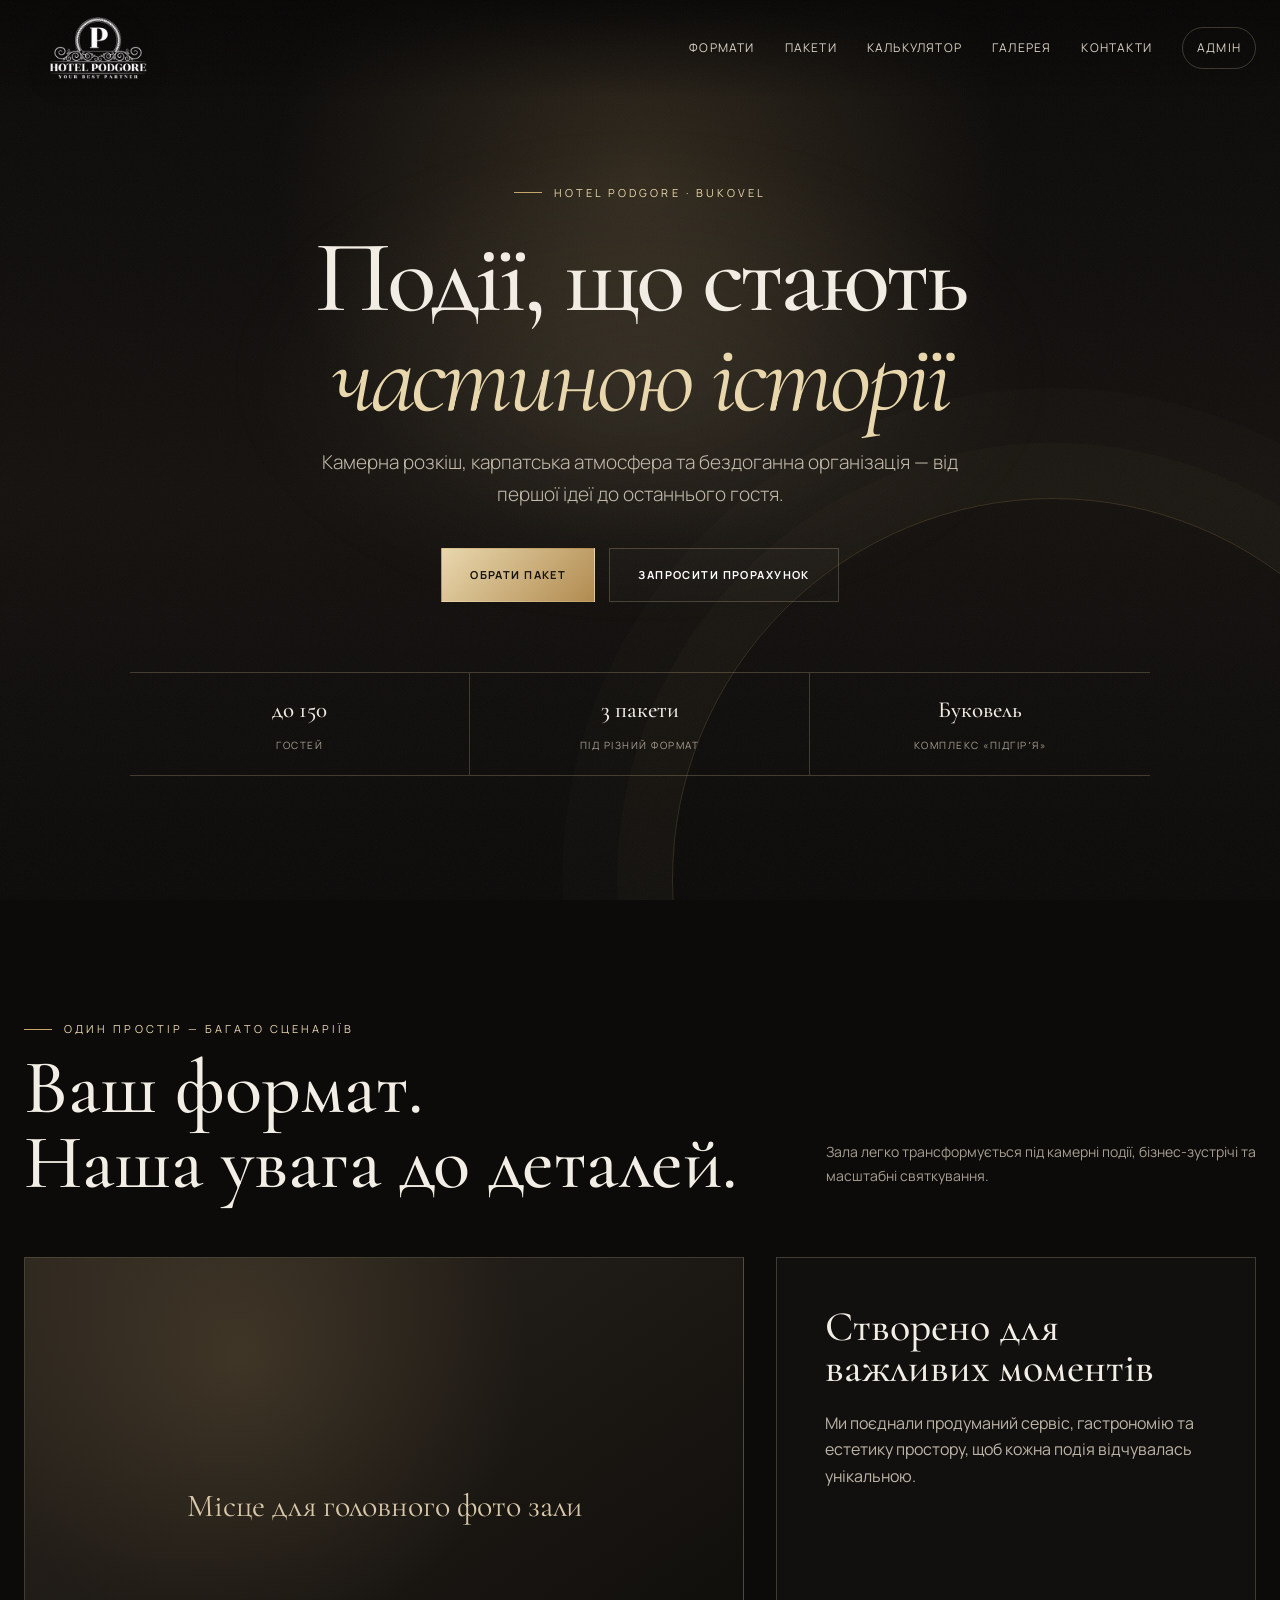
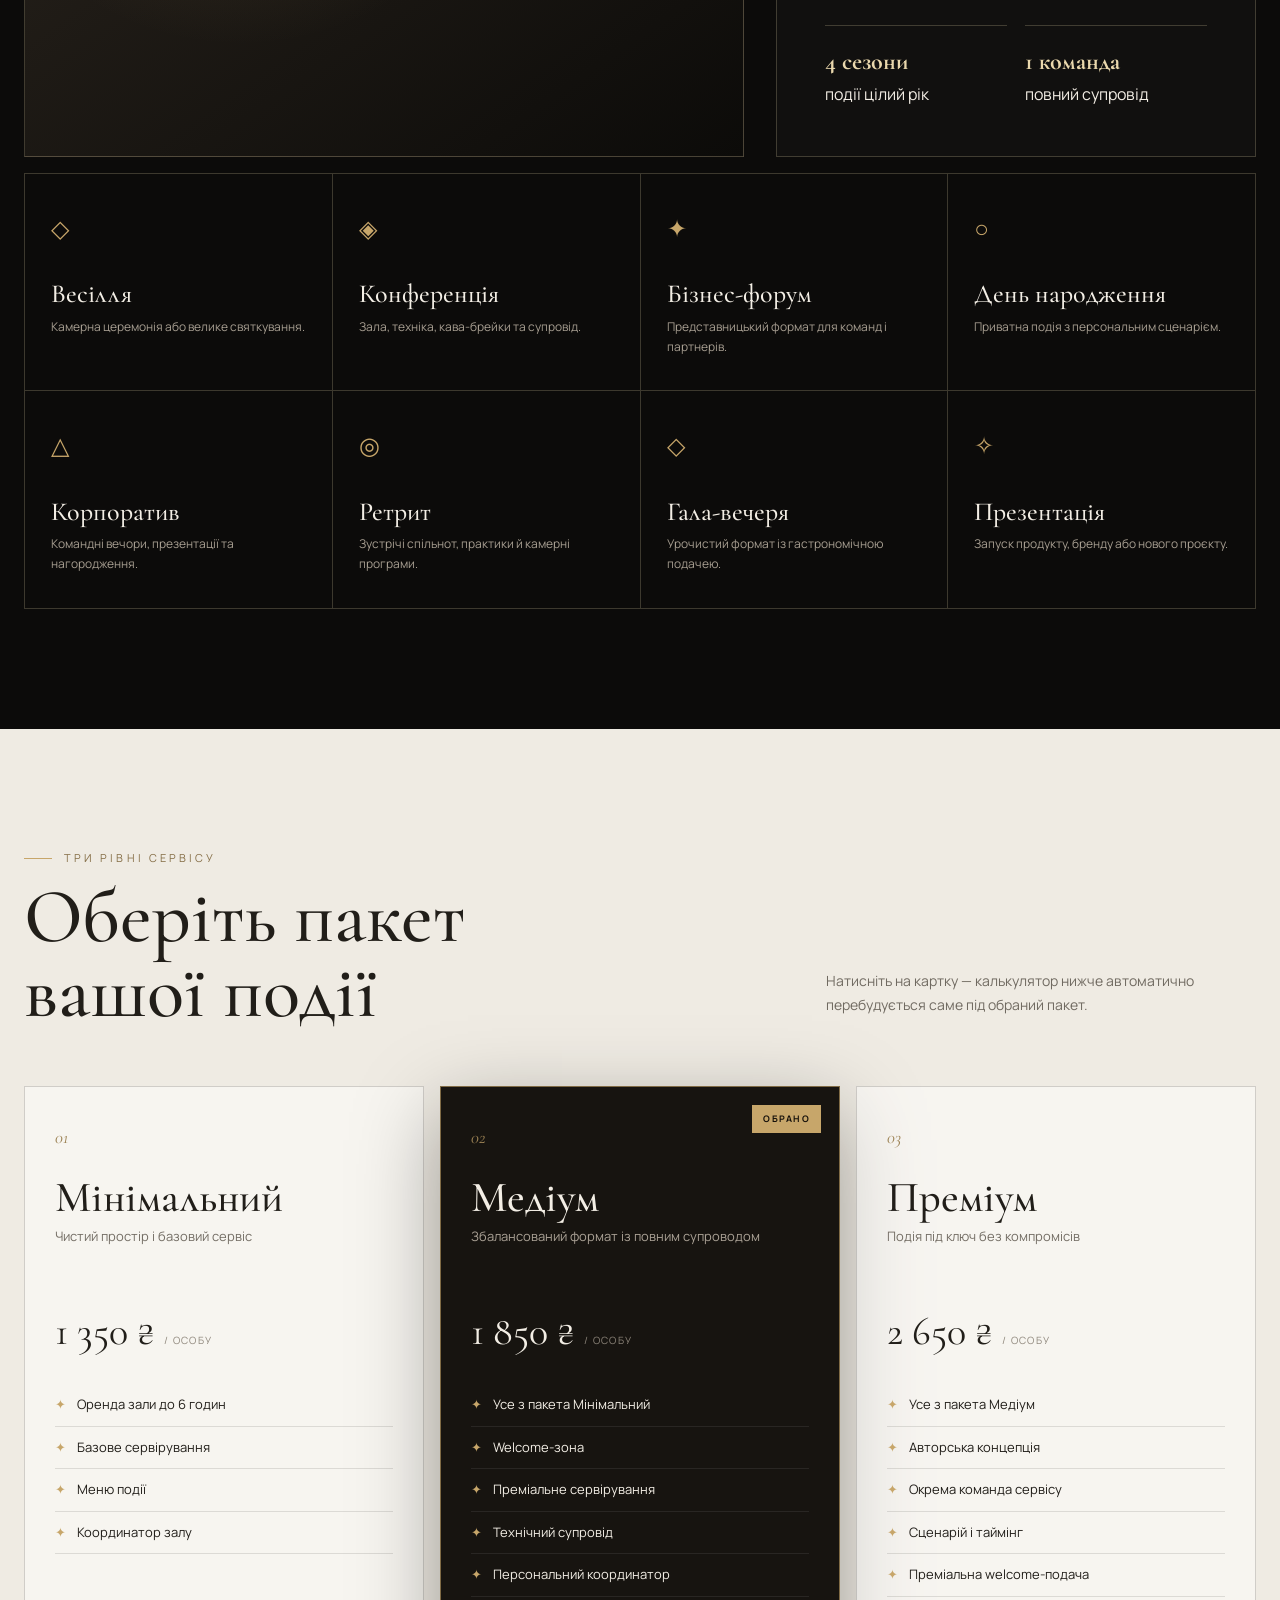
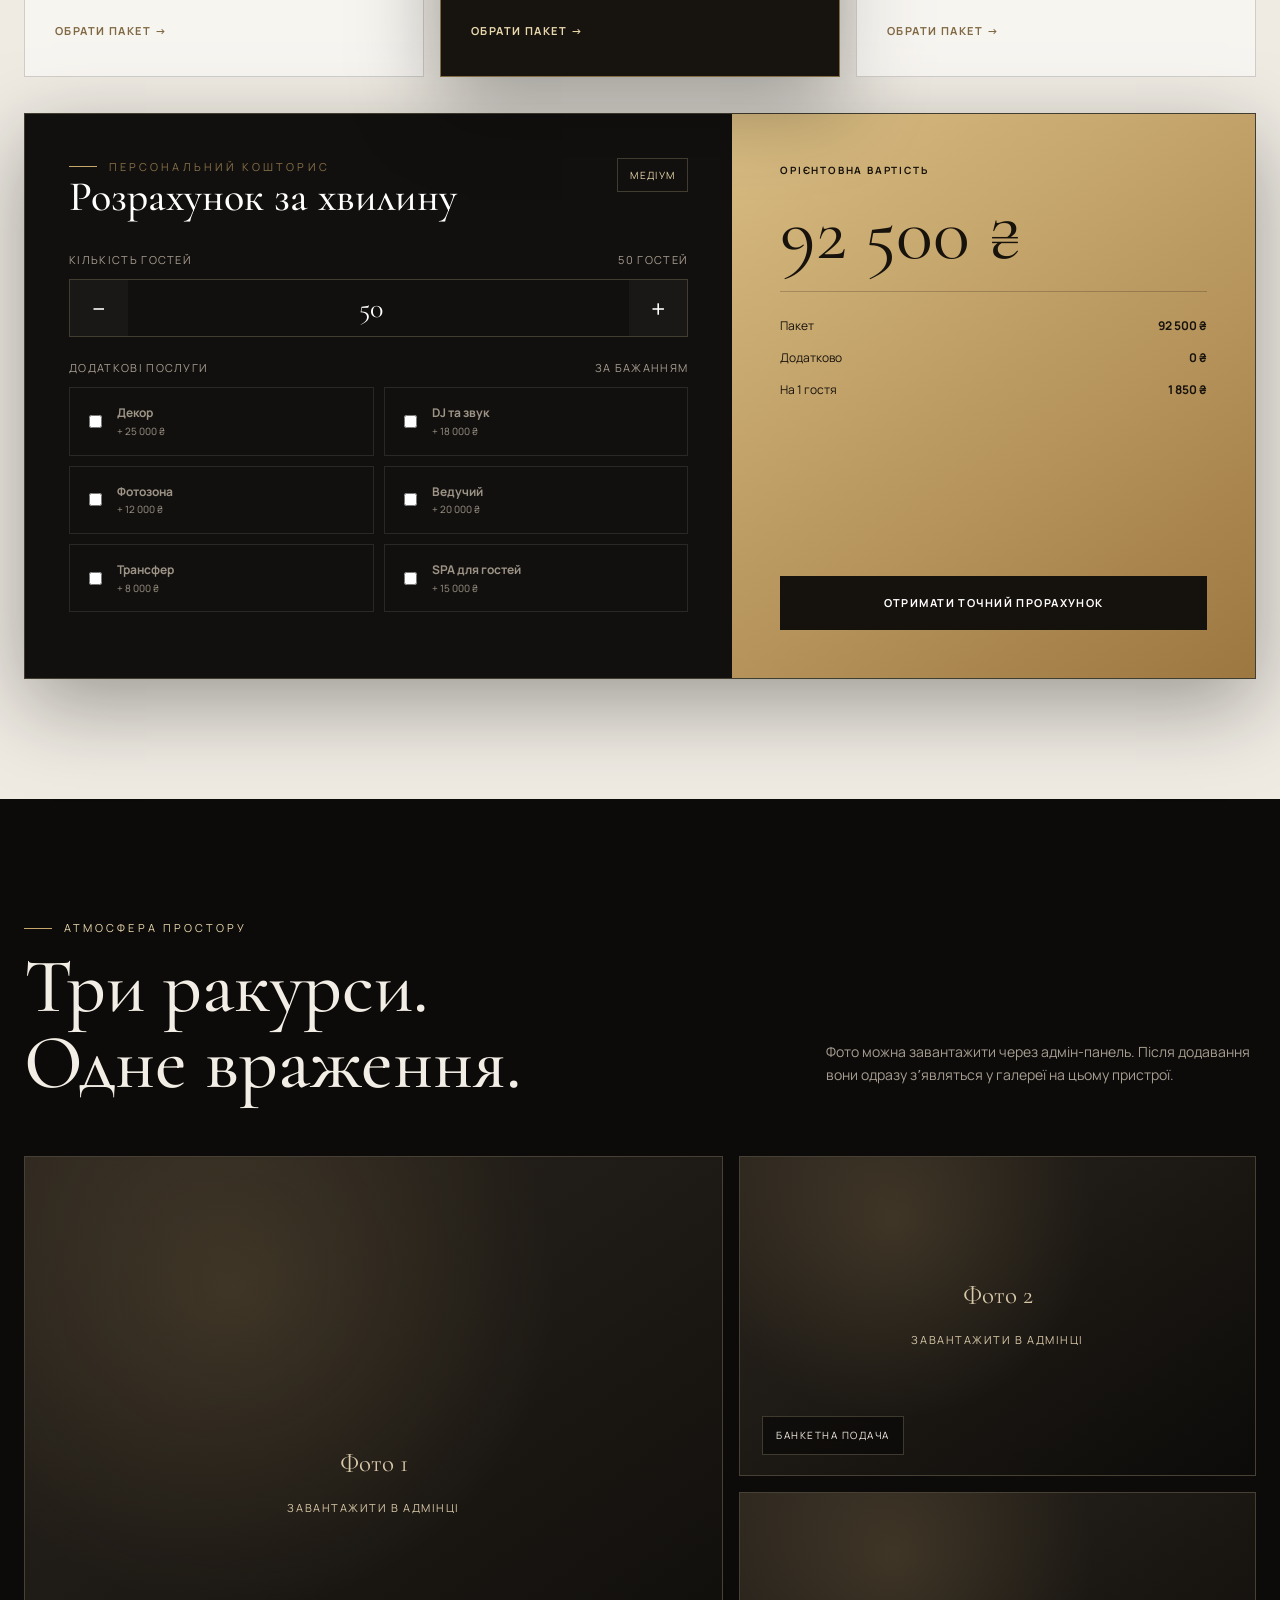
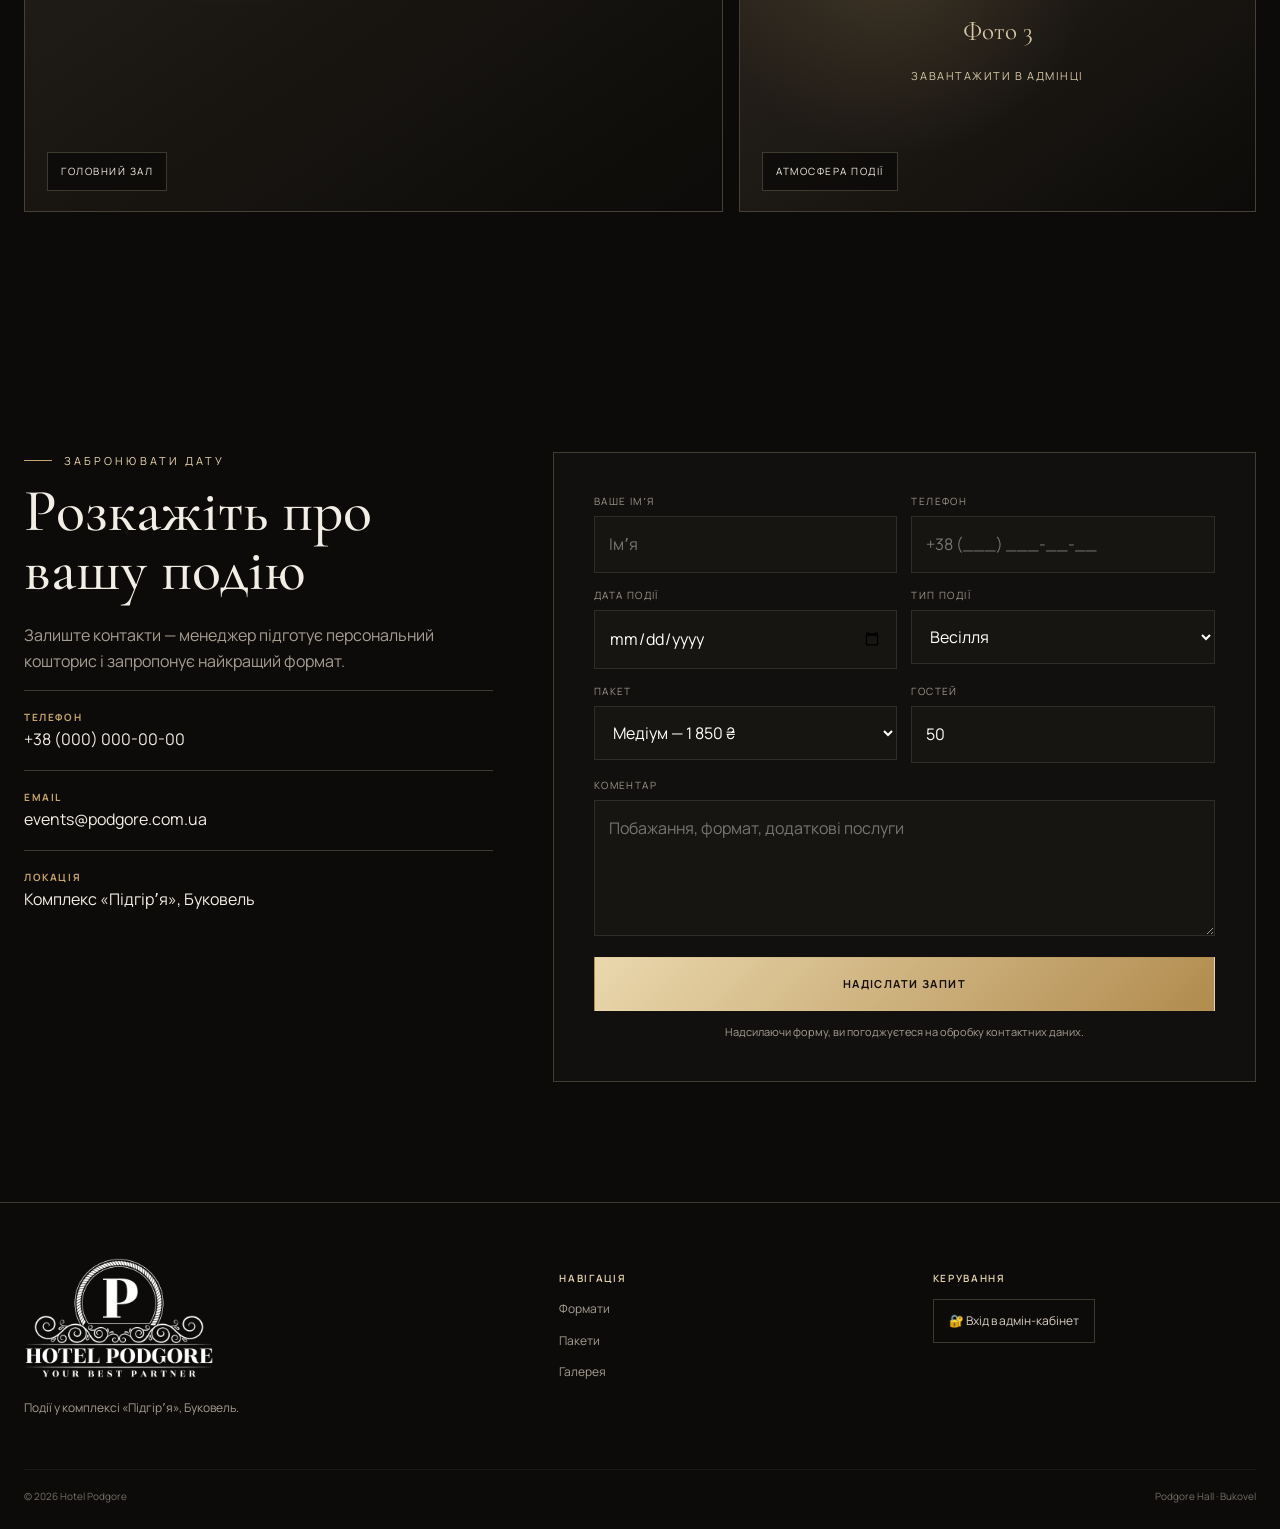
<file: podgore-hall/index.html>
<!doctype html>
<html lang="uk">
<head>
<meta charset="utf-8">
<meta name="viewport" content="width=device-width,initial-scale=1,viewport-fit=cover">
<meta name="theme-color" content="#0c0b0a">
<title>Podgore Hall — події у серці Буковеля</title>
<meta name="description" content="Люкс-зала комплексу «Підгірʼя» у Буковелі: весілля, конференції, форуми та приватні події.">
<link rel="preconnect" href="https://fonts.googleapis.com">
<link rel="preconnect" href="https://fonts.gstatic.com" crossorigin>
<link href="https://fonts.googleapis.com/css2?family=Cormorant+Garamond:ital,wght@0,400;0,500;0,600;1,400;1,500&family=Manrope:wght@300;400;500;600;700&display=swap" rel="stylesheet">
<style>
:root{--ink:#0c0b0a;--ink2:#151310;--paper:#f3eee5;--paper2:#ded5c6;--gold:#c7a66a;--gold2:#ead8ad;--line:rgba(234,216,173,.22);--muted:#a79e91;--max:1240px;--shadow:0 26px 80px rgba(0,0,0,.35)}
*{box-sizing:border-box}html{scroll-behavior:smooth}body{margin:0;background:var(--ink);color:var(--paper);font-family:Manrope,sans-serif;line-height:1.65;overflow-x:hidden}body::before{content:"";position:fixed;inset:0;pointer-events:none;z-index:9999;opacity:.17;background-image:url("data:image/svg+xml,%3Csvg xmlns='http://www.w3.org/2000/svg' width='160' height='160'%3E%3Cfilter id='n'%3E%3CfeTurbulence type='fractalNoise' baseFrequency='.8' numOctaves='3' stitchTiles='stitchTiles'/%3E%3C/filter%3E%3Crect width='100%25' height='100%25' filter='url(%23n)' opacity='.22'/%3E%3C/svg%3E")}a{color:inherit;text-decoration:none}button,input,select,textarea{font:inherit}.wrap{width:min(var(--max),calc(100% - 48px));margin:auto}.serif,h1,h2,h3{font-family:"Cormorant Garamond",serif;font-weight:500;line-height:.98}.eyebrow{font-size:11px;letter-spacing:.28em;text-transform:uppercase;color:var(--gold2);display:flex;align-items:center;gap:12px}.eyebrow::before{content:"";width:28px;height:1px;background:var(--gold)}
.header{position:fixed;inset:0 0 auto;z-index:200;background:linear-gradient(180deg,rgba(8,7,6,.92),rgba(8,7,6,.42),transparent);transition:.35s}.header.scrolled{background:rgba(10,9,8,.88);backdrop-filter:blur(18px);border-bottom:1px solid rgba(255,255,255,.07)}.header-inner{height:96px;display:flex;align-items:center;justify-content:space-between}.logo{display:flex;align-items:center;gap:14px}.logo img{width:148px;height:62px;object-fit:contain;filter:drop-shadow(0 4px 14px rgba(0,0,0,.35))}.nav{display:flex;align-items:center;gap:30px}.nav a{font-size:12px;letter-spacing:.1em;text-transform:uppercase;color:#ddd4c6;position:relative}.nav a::after{content:"";position:absolute;left:0;right:100%;bottom:-7px;height:1px;background:var(--gold);transition:.3s}.nav a:hover::after{right:0}.nav-admin{border:1px solid var(--line);padding:10px 14px!important;border-radius:999px}.menu{display:none;background:none;border:0;color:white;font-size:24px}
.hero{min-height:100svh;position:relative;display:grid;place-items:center;overflow:hidden;padding:150px 0 90px;background:radial-gradient(circle at 50% 20%,rgba(199,166,106,.18),transparent 38%),linear-gradient(180deg,#0b0a09 0%,#15120f 55%,#0c0b0a 100%)}.hero::after{content:"";position:absolute;inset:auto -12% -40% auto;width:760px;height:760px;border:1px solid rgba(199,166,106,.2);border-radius:50%;box-shadow:0 0 0 55px rgba(199,166,106,.025),0 0 0 110px rgba(199,166,106,.015);animation:orbit 16s ease-in-out infinite alternate}.hero-glow{position:absolute;inset:14% auto auto 50%;translate:-50% 0;width:850px;height:500px;background:radial-gradient(ellipse,rgba(234,216,173,.09),transparent 68%);filter:blur(20px)}.hero-content{position:relative;z-index:2;text-align:center;max-width:1020px}.hero .eyebrow{justify-content:center}.hero h1{font-size:clamp(58px,8vw,112px);margin:25px 0 20px;letter-spacing:-.035em}.hero h1 em{color:var(--gold2);font-weight:400}.hero-lead{max-width:640px;margin:0 auto 38px;color:#c4bbad;font-size:clamp(15px,1.6vw,19px);font-weight:300}.actions{display:flex;gap:14px;justify-content:center;flex-wrap:wrap}.btn{display:inline-flex;align-items:center;justify-content:center;gap:10px;min-height:54px;padding:0 28px;border:1px solid transparent;text-transform:uppercase;letter-spacing:.13em;font-size:11px;font-weight:700;transition:.35s;cursor:pointer}.btn-gold{background:linear-gradient(135deg,var(--gold2),#b18b4e);color:#15100a}.btn-gold:hover{transform:translateY(-3px);box-shadow:0 18px 40px rgba(199,166,106,.28)}.btn-ghost{border-color:var(--line);background:rgba(255,255,255,.015);color:white}.btn-ghost:hover{border-color:var(--gold);background:rgba(199,166,106,.08)}.hero-meta{margin-top:70px;display:grid;grid-template-columns:repeat(3,1fr);border-top:1px solid var(--line);border-bottom:1px solid var(--line)}.hero-meta div{padding:19px;border-right:1px solid var(--line)}.hero-meta div:last-child{border:0}.hero-meta strong{display:block;font-family:"Cormorant Garamond",serif;font-size:23px;font-weight:500}.hero-meta span{font-size:10px;letter-spacing:.15em;text-transform:uppercase;color:var(--muted)}
.section{padding:120px 0;position:relative}.section-soft{background:#efebe3;color:#211e19}.section-head{display:flex;align-items:end;justify-content:space-between;gap:45px;margin-bottom:56px}.section-head h2{font-size:clamp(48px,6vw,78px);margin:12px 0 0;max-width:760px}.section-head p{max-width:430px;color:var(--muted);font-size:14px}.section-soft .section-head p{color:#706a61}.section-soft .eyebrow{color:#866f48}
.story-grid{display:grid;grid-template-columns:1.2fr .8fr;gap:32px}.visual{min-height:500px;position:relative;overflow:hidden;background:linear-gradient(135deg,#2a241e,#0e0d0b);border:1px solid var(--line)}.visual img{width:100%;height:100%;object-fit:cover;position:absolute;inset:0;transition:transform 1s}.visual:hover img{transform:scale(1.035)}.visual-placeholder{position:absolute;inset:0;display:grid;place-items:center;text-align:center;padding:30px;background:radial-gradient(circle at 30% 20%,rgba(199,166,106,.17),transparent 45%),linear-gradient(145deg,#2b251e,#0c0b09)}.visual-placeholder span{font-family:"Cormorant Garamond",serif;font-size:32px;color:#d8c7a8}.story-copy{border:1px solid var(--line);padding:48px;display:flex;flex-direction:column;justify-content:space-between;background:rgba(255,255,255,.018)}.story-copy h3{font-size:42px;margin:0 0 22px}.story-copy p{color:#bdb4a7}.story-stats{display:grid;grid-template-columns:1fr 1fr;gap:18px;margin-top:30px}.story-stat{border-top:1px solid var(--line);padding-top:16px}.story-stat b{display:block;font-size:24px;font-family:"Cormorant Garamond",serif;color:var(--gold2)}
.pack-grid{display:grid;grid-template-columns:repeat(3,1fr);gap:16px}.pack{position:relative;padding:36px 30px;border:1px solid rgba(30,25,19,.18);background:rgba(255,255,255,.46);cursor:pointer;transition:.45s;min-height:500px;display:flex;flex-direction:column}.pack:hover,.pack.active{transform:translateY(-8px);background:#171410;color:var(--paper);border-color:rgba(199,166,106,.6);box-shadow:var(--shadow)}.pack.active::before{content:"Обрано";position:absolute;top:18px;right:18px;padding:7px 11px;background:var(--gold);color:#15100a;font-size:9px;letter-spacing:.14em;text-transform:uppercase;font-weight:700}.pack-no{font-family:"Cormorant Garamond",serif;font-style:italic;font-size:18px;color:#9c8254}.pack h3{font-size:43px;margin:24px 0 8px}.pack-sub{font-size:13px;min-height:44px;color:#746e65}.pack:hover .pack-sub,.pack.active .pack-sub{color:#aaa195}.pack-price{font-family:"Cormorant Garamond",serif;font-size:40px;margin:28px 0 20px}.pack-price small{font-family:Manrope,sans-serif;font-size:10px;text-transform:uppercase;letter-spacing:.13em;color:#8e867b}.pack ul{list-style:none;padding:0;margin:0 0 25px;flex:1}.pack li{font-size:13px;padding:10px 0 10px 22px;border-bottom:1px solid rgba(30,25,19,.12);position:relative}.pack:hover li,.pack.active li{border-color:rgba(255,255,255,.08)}.pack li::before{content:"✦";position:absolute;left:0;color:var(--gold)}.pack-cta{font-size:11px;text-transform:uppercase;letter-spacing:.13em;color:#806843;font-weight:700}.pack:hover .pack-cta,.pack.active .pack-cta{color:var(--gold2)}
.calc{margin-top:36px;display:grid;grid-template-columns:1.15fr .85fr;border:1px solid var(--line);background:#12100e;color:white;box-shadow:var(--shadow)}.calc-controls{padding:44px}.calc-title{display:flex;justify-content:space-between;align-items:start;gap:20px;margin-bottom:34px}.calc-title h3{font-size:42px;margin:0}.selected-pill{border:1px solid var(--line);padding:8px 12px;font-size:10px;letter-spacing:.13em;text-transform:uppercase;color:var(--gold2)}.control{margin:22px 0}.control-label{display:flex;justify-content:space-between;align-items:center;margin-bottom:10px;font-size:11px;letter-spacing:.12em;text-transform:uppercase;color:#a69d90}.stepper{display:flex;border:1px solid var(--line);height:58px}.stepper button{width:58px;border:0;background:rgba(255,255,255,.03);color:white;font-size:25px}.stepper input{flex:1;min-width:0;text-align:center;background:transparent;border:0;color:white;font-family:"Cormorant Garamond",serif;font-size:28px;outline:none}.extras{display:grid;grid-template-columns:1fr 1fr;gap:10px}.extra{border:1px solid rgba(255,255,255,.1);padding:15px;display:flex;gap:12px;align-items:center;cursor:pointer;transition:.25s}.extra:has(input:checked){border-color:var(--gold);background:rgba(199,166,106,.08)}.extra input{accent-color:#c7a66a}.extra b{font-size:12px;display:block}.extra span{font-size:10px;color:#9d9487}.calc-result{background:linear-gradient(145deg,#d9bd83,#9d7740);color:#17120c;padding:48px;display:flex;flex-direction:column;justify-content:space-between}.calc-result .label{font-size:10px;letter-spacing:.18em;text-transform:uppercase;font-weight:700}.calc-total{font-family:"Cormorant Garamond",serif;font-size:clamp(54px,6vw,86px);line-height:1;margin:18px 0}.calc-breakdown{font-size:12px;border-top:1px solid rgba(0,0,0,.2);padding-top:18px}.calc-breakdown div{display:flex;justify-content:space-between;padding:6px 0}.calc-result .btn{margin-top:28px;background:#15110d;color:white;width:100%}
.gallery{display:grid;grid-template-columns:1.15fr .85fr;grid-template-rows:320px 320px;gap:16px}.gallery-card{position:relative;overflow:hidden;border:1px solid var(--line);background:#181512}.gallery-card:first-child{grid-row:1/3}.gallery-card img{width:100%;height:100%;object-fit:cover;transition:transform 1s}.gallery-card:hover img{transform:scale(1.05)}.gallery-card .visual-placeholder span{font-size:25px}.gallery-tag{position:absolute;left:22px;bottom:20px;background:rgba(10,9,8,.7);backdrop-filter:blur(10px);border:1px solid var(--line);padding:10px 13px;font-size:10px;letter-spacing:.15em;text-transform:uppercase}
.events-grid{display:grid;grid-template-columns:repeat(4,1fr);border-left:1px solid var(--line);border-top:1px solid var(--line)}.event{padding:34px 26px;border-right:1px solid var(--line);border-bottom:1px solid var(--line);min-height:210px;transition:.35s}.event:hover{background:rgba(199,166,106,.07)}.event i{font-style:normal;font-size:24px;color:var(--gold)}.event h3{font-size:26px;margin:34px 0 10px}.event p{font-size:12px;color:var(--muted);margin:0}
.contact{display:grid;grid-template-columns:.8fr 1.2fr;gap:60px}.contact h2{font-size:60px;margin:12px 0 22px}.contact-info p{color:var(--muted)}.contact-line{border-top:1px solid var(--line);padding:18px 0}.contact-line b{display:block;font-size:10px;letter-spacing:.16em;text-transform:uppercase;color:var(--gold)}.contact-form{border:1px solid var(--line);padding:40px;background:rgba(255,255,255,.02)}.form-row{display:grid;grid-template-columns:1fr 1fr;gap:14px}.field{margin-bottom:14px}.field label{display:block;font-size:10px;text-transform:uppercase;letter-spacing:.14em;color:#9e9589;margin-bottom:7px}.field input,.field select,.field textarea{width:100%;background:#171512;border:1px solid rgba(255,255,255,.1);padding:14px;color:white;outline:none}.field input:focus,.field select:focus,.field textarea:focus{border-color:var(--gold)}.form-note{font-size:11px;color:var(--muted);text-align:center;margin-top:12px}
.footer{border-top:1px solid var(--line);padding:55px 0 24px}.footer-grid{display:grid;grid-template-columns:1.5fr 1fr 1fr;gap:50px}.footer-logo{width:190px}.footer h4{font:600 10px Manrope,sans-serif;text-transform:uppercase;letter-spacing:.17em;color:var(--gold2)}.footer a,.footer p{font-size:12px;color:var(--muted)}.admin-link{display:inline-flex;gap:8px;align-items:center;border:1px solid var(--line);padding:11px 15px;color:#d9d0c3!important}.copyright{margin-top:40px;padding-top:18px;border-top:1px solid rgba(255,255,255,.06);font-size:10px;color:#756e65;display:flex;justify-content:space-between}
.reveal{opacity:0;transform:translateY(34px);transition:opacity .9s cubic-bezier(.2,.8,.2,1),transform .9s cubic-bezier(.2,.8,.2,1)}.reveal.in{opacity:1;transform:none}.reveal[data-delay="1"]{transition-delay:.12s}.reveal[data-delay="2"]{transition-delay:.24s}.reveal[data-delay="3"]{transition-delay:.36s}@keyframes orbit{from{transform:translate3d(0,0,0) rotate(0)}to{transform:translate3d(-50px,-30px,0) rotate(8deg)}}
.modal{position:fixed;inset:0;z-index:1000;background:rgba(0,0,0,.82);backdrop-filter:blur(12px);display:none;align-items:center;justify-content:center;padding:20px}.modal.show{display:flex}.modal-box{width:min(920px,100%);max-height:90vh;overflow:auto;background:#151310;border:1px solid var(--line);box-shadow:var(--shadow);padding:34px;position:relative}.modal-box.small{max-width:420px}.close{position:absolute;right:18px;top:13px;background:none;border:0;color:white;font-size:24px}.admin-tabs{display:flex;gap:8px;flex-wrap:wrap;margin:22px 0}.admin-tab{padding:9px 13px;background:transparent;border:1px solid var(--line);color:white;font-size:10px;text-transform:uppercase;letter-spacing:.12em}.admin-tab.active{background:var(--gold);color:#15100a}.admin-pane{display:none}.admin-pane.active{display:block}.admin-card{border:1px solid rgba(255,255,255,.1);padding:20px;margin-bottom:15px}.admin-grid{display:grid;grid-template-columns:1fr 1fr;gap:12px}.admin-card input,.admin-card textarea{width:100%;margin:5px 0 10px;background:#0d0c0b;border:1px solid rgba(255,255,255,.1);color:white;padding:10px}.admin-card label{font-size:10px;text-transform:uppercase;letter-spacing:.12em;color:#9b9285}.admin-save{background:var(--gold);border:0;padding:12px 18px;font-weight:700}.login-error{color:#e99b8f;font-size:12px}.success{display:none;text-align:center;padding:40px 10px}.success.show{display:block}
@media(max-width:980px){.nav a:not(.nav-admin){display:none}.pack-grid,.events-grid{grid-template-columns:1fr 1fr}.calc,.contact,.story-grid{grid-template-columns:1fr}.gallery{grid-template-columns:1fr;grid-template-rows:420px 270px 270px}.gallery-card:first-child{grid-row:auto}.footer-grid{grid-template-columns:1fr 1fr}.calc-result{min-height:400px}}
@media(max-width:680px){.wrap{width:min(100% - 30px,var(--max))}.header-inner{height:78px}.logo img{width:114px;height:48px}.nav-admin{font-size:0!important;padding:10px!important}.nav-admin::before{content:"🔐";font-size:15px}.hero{padding-top:120px}.hero h1{font-size:56px}.hero-meta{grid-template-columns:1fr;margin-top:45px}.hero-meta div{border-right:0;border-bottom:1px solid var(--line)}.section{padding:82px 0}.section-head{display:block}.section-head h2{font-size:48px}.pack-grid,.events-grid,.extras,.form-row,.footer-grid,.admin-grid{grid-template-columns:1fr}.pack{min-height:auto}.calc-controls,.calc-result,.contact-form,.story-copy{padding:28px}.gallery{grid-template-rows:320px 230px 230px}.contact h2{font-size:48px}.copyright{display:block}.menu{display:block}}
@media(prefers-reduced-motion:reduce){*{animation:none!important;transition:none!important}.reveal{opacity:1;transform:none}}
</style>
</head>
<body>
<header class="header" id="header"><div class="wrap header-inner"><a class="logo" href="#top"><img src="[data-uri]" alt="Hotel Podgore"></a><nav class="nav"><a href="#formats">Формати</a><a href="#packages">Пакети</a><a href="#calculator">Калькулятор</a><a href="#gallery">Галерея</a><a href="#contact">Контакти</a><a class="nav-admin" href="#admin">Адмін</a></nav></div></header>
<main id="top">
<section class="hero"><div class="hero-glow"></div><div class="wrap hero-content reveal"><div class="eyebrow">Hotel Podgore · Bukovel</div><h1>Події, що стають<br><em>частиною історії</em></h1><p class="hero-lead">Камерна розкіш, карпатська атмосфера та бездоганна організація — від першої ідеї до останнього гостя.</p><div class="actions"><a class="btn btn-gold" href="#packages">Обрати пакет</a><a class="btn btn-ghost" href="#contact">Запросити прорахунок</a></div><div class="hero-meta"><div><strong>до 150</strong><span>гостей</span></div><div><strong>3 пакети</strong><span>під різний формат</span></div><div><strong>Буковель</strong><span>комплекс «Підгірʼя»</span></div></div></div></section>
<section class="section" id="formats"><div class="wrap"><div class="section-head reveal"><div><div class="eyebrow">Один простір — багато сценаріїв</div><h2>Ваш формат.<br>Наша увага до деталей.</h2></div><p>Зала легко трансформується під камерні події, бізнес-зустрічі та масштабні святкування.</p></div><div class="story-grid"><div class="visual reveal"><div class="visual-placeholder" id="heroPlaceholder"><span>Місце для головного фото зали</span></div><img id="heroImage" alt="Зала Podgore Hall" hidden></div><div class="story-copy reveal" data-delay="1"><div><h3>Створено для важливих моментів</h3><p>Ми поєднали продуманий сервіс, гастрономію та естетику простору, щоб кожна подія відчувалась унікальною.</p></div><div class="story-stats"><div class="story-stat"><b>4 сезони</b><span>події цілий рік</span></div><div class="story-stat"><b>1 команда</b><span>повний супровід</span></div></div></div></div><div class="events-grid reveal" id="eventsGrid" style="margin-top:16px"></div></div></section>
<section class="section section-soft" id="packages"><div class="wrap"><div class="section-head reveal"><div><div class="eyebrow">Три рівні сервісу</div><h2>Оберіть пакет<br>вашої події</h2></div><p>Натисніть на картку — калькулятор нижче автоматично перебудується саме під обраний пакет.</p></div><div class="pack-grid" id="packGrid"></div><div class="calc reveal" id="calculator"><div class="calc-controls"><div class="calc-title"><div><div class="eyebrow">Персональний кошторис</div><h3>Розрахунок за хвилину</h3></div><div class="selected-pill" id="selectedPill">Медіум</div></div><div class="control"><div class="control-label"><span>Кількість гостей</span><span id="guestLabel">50 гостей</span></div><div class="stepper"><button type="button" id="minus">−</button><input id="guests" type="number" min="10" max="300" value="50"><button type="button" id="plus">+</button></div></div><div class="control"><div class="control-label"><span>Додаткові послуги</span><span>за бажанням</span></div><div class="extras" id="extras"></div></div></div><aside class="calc-result"><div><div class="label">Орієнтовна вартість</div><div class="calc-total" id="total">0 ₴</div><div class="calc-breakdown"><div><span>Пакет</span><b id="baseCost">0 ₴</b></div><div><span>Додатково</span><b id="extraCost">0 ₴</b></div><div><span>На 1 гостя</span><b id="perGuest">0 ₴</b></div></div></div><a class="btn" href="#contact" id="calcCTA">Отримати точний прорахунок</a></aside></div></div></section>
<section class="section" id="gallery"><div class="wrap"><div class="section-head reveal"><div><div class="eyebrow">Атмосфера простору</div><h2>Три ракурси.<br>Одне враження.</h2></div><p>Фото можна завантажити через адмін-панель. Після додавання вони одразу зʼявляться у галереї на цьому пристрої.</p></div><div class="gallery" id="galleryGrid"></div></div></section>
<section class="section" id="contact"><div class="wrap contact"><div class="contact-info reveal"><div class="eyebrow">Забронювати дату</div><h2>Розкажіть про вашу подію</h2><p>Залиште контакти — менеджер підготує персональний кошторис і запропонує найкращий формат.</p><div class="contact-line"><b>Телефон</b><span id="phoneText">+38 (000) 000-00-00</span></div><div class="contact-line"><b>Email</b><span id="emailText">events@podgore.com.ua</span></div><div class="contact-line"><b>Локація</b><span>Комплекс «Підгірʼя», Буковель</span></div></div><form class="contact-form reveal" data-delay="1" id="leadForm"><div id="formFields"><div class="form-row"><div class="field"><label>Ваше імʼя</label><input id="fName" required placeholder="Імʼя"></div><div class="field"><label>Телефон</label><input id="fPhone" required placeholder="+38 (___) ___-__-__"></div></div><div class="form-row"><div class="field"><label>Дата події</label><input id="fDate" type="date"></div><div class="field"><label>Тип події</label><select id="fEvent"></select></div></div><div class="form-row"><div class="field"><label>Пакет</label><select id="fPack"></select></div><div class="field"><label>Гостей</label><input id="fGuests" type="number" min="10" value="50"></div></div><div class="field"><label>Коментар</label><textarea id="fMsg" rows="4" placeholder="Побажання, формат, додаткові послуги"></textarea></div><button class="btn btn-gold" style="width:100%" type="submit">Надіслати запит</button><div class="form-note">Надсилаючи форму, ви погоджуєтеся на обробку контактних даних.</div></div><div class="success" id="success"><h3 style="font-size:42px">Дякуємо</h3><p>Запит збережено. Менеджер звʼяжеться з вами.</p></div></form></div></section>
</main>
<footer class="footer"><div class="wrap"><div class="footer-grid"><div><img class="footer-logo" src="[data-uri]" alt="Hotel Podgore"><p>Події у комплексі «Підгірʼя», Буковель.</p></div><div><h4>Навігація</h4><p><a href="#formats">Формати</a></p><p><a href="#packages">Пакети</a></p><p><a href="#gallery">Галерея</a></p></div><div><h4>Керування</h4><a class="admin-link" href="#admin">🔐 Вхід в адмін-кабінет</a></div></div><div class="copyright"><span>© <span id="year"></span> Hotel Podgore</span><span>Podgore Hall · Bukovel</span></div></div></footer>
<div class="modal" id="loginModal"><div class="modal-box small"><button class="close" data-close>×</button><div class="eyebrow">Закритий доступ</div><h3 style="font-size:40px;margin:22px 0">Адмін-кабінет</h3><div class="field"><label>Пароль</label><input id="adminPassword" type="password" placeholder="Введіть пароль"></div><button class="btn btn-gold" style="width:100%" id="loginBtn">Увійти</button><p class="login-error" id="loginError"></p></div></div>
<div class="modal" id="adminModal"><div class="modal-box"><button class="close" data-close>×</button><div class="eyebrow">Hotel Podgore</div><h3 style="font-size:46px;margin:20px 0 5px">Керування сайтом</h3><p style="color:#998f82;font-size:12px">Зміни зберігаються у браузері цього пристрою. Для спільної онлайн-адмінки потрібне підключення бази даних.</p><div class="admin-tabs"><button class="admin-tab active" data-pane="prices">Пакети</button><button class="admin-tab" data-pane="photos">Фото</button><button class="admin-tab" data-pane="contacts">Контакти</button><button class="admin-tab" data-pane="leads">Заявки</button></div><div class="admin-pane active" id="pane-prices"><div id="packageEditor"></div><button class="admin-save" id="savePackages">Зберегти пакети</button></div><div class="admin-pane" id="pane-photos"><div class="admin-card"><label>Головне фото</label><input type="file" id="heroUpload" accept="image/*"><label>Три фото галереї</label><input type="file" id="galleryUpload" accept="image/*" multiple></div><button class="admin-save" id="clearPhotos">Очистити фото</button></div><div class="admin-pane" id="pane-contacts"><div class="admin-card admin-grid"><div><label>Телефон</label><input id="adminPhone"></div><div><label>Email</label><input id="adminEmail"></div></div><button class="admin-save" id="saveContacts">Зберегти контакти</button></div><div class="admin-pane" id="pane-leads"><div id="leadList"></div><button class="admin-save" id="clearLeads">Очистити заявки</button></div></div></div>
<script>
(()=>{
const KEY='podgoreLuxuryConfigV2',LEADS='podgoreLuxuryLeadsV2',PASS='podgore-admin';
const defaults={packages:[{name:'Мінімальний',sub:'Чистий простір і базовий сервіс',price:1350,items:['Оренда зали до 6 годин','Базове сервірування','Меню події','Координатор залу']},{name:'Медіум',sub:'Збалансований формат із повним супроводом',price:1850,items:['Усе з пакета Мінімальний','Welcome-зона','Преміальне сервірування','Технічний супровід','Персональний координатор']},{name:'Преміум',sub:'Подія під ключ без компромісів',price:2650,items:['Усе з пакета Медіум','Авторська концепція','Окрема команда сервісу','Сценарій і таймінг','Преміальна welcome-подача']}],extras:[{name:'Декор',price:25000},{name:'DJ та звук',price:18000},{name:'Фотозона',price:12000},{name:'Ведучий',price:20000},{name:'Трансфер',price:8000},{name:'SPA для гостей',price:15000}],events:[{icon:'◇',title:'Весілля',desc:'Камерна церемонія або велике святкування.'},{icon:'◈',title:'Конференція',desc:'Зала, техніка, кава-брейки та супровід.'},{icon:'✦',title:'Бізнес-форум',desc:'Представницький формат для команд і партнерів.'},{icon:'○',title:'День народження',desc:'Приватна подія з персональним сценарієм.'},{icon:'△',title:'Корпоратив',desc:'Командні вечори, презентації та нагородження.'},{icon:'◎',title:'Ретрит',desc:'Зустрічі спільнот, практики й камерні програми.'},{icon:'◇',title:'Гала-вечеря',desc:'Урочистий формат із гастрономічною подачею.'},{icon:'✧',title:'Презентація',desc:'Запуск продукту, бренду або нового проєкту.'}],contact:{phone:'+38 (000) 000-00-00',email:'events@podgore.com.ua'},hero:'',gallery:[]};
let cfg=JSON.parse(localStorage.getItem(KEY)||'null')||structuredClone(defaults),selected=1,leads=JSON.parse(localStorage.getItem(LEADS)||'[]');
const $=s=>document.querySelector(s),$$=s=>[...document.querySelectorAll(s)],fmt=n=>new Intl.NumberFormat('uk-UA').format(Math.round(n))+' ₴';
function save(){localStorage.setItem(KEY,JSON.stringify(cfg))}
function renderEvents(){ $('#eventsGrid').innerHTML=cfg.events.map(e=>`<article class="event"><i>${e.icon}</i><h3>${e.title}</h3><p>${e.desc}</p></article>`).join(''); $('#fEvent').innerHTML=cfg.events.map(e=>`<option>${e.title}</option>`).join('') }
function renderPackages(){ $('#packGrid').innerHTML=cfg.packages.map((p,i)=>`<article class="pack reveal ${i===selected?'active':''}" data-pack="${i}"><div class="pack-no">0${i+1}</div><h3>${p.name}</h3><div class="pack-sub">${p.sub}</div><div class="pack-price">${fmt(p.price)} <small>/ особу</small></div><ul>${p.items.map(x=>`<li>${x}</li>`).join('')}</ul><div class="pack-cta">Обрати пакет →</div></article>`).join(''); $('#fPack').innerHTML=cfg.packages.map((p,i)=>`<option value="${i}">${p.name} — ${fmt(p.price)}</option>`).join(''); $$('.pack').forEach(el=>el.onclick=()=>{selected=+el.dataset.pack;renderPackages();updateCalc();$('#calculator').scrollIntoView({behavior:'smooth',block:'center'})}); initReveal() }
function renderExtras(){ $('#extras').innerHTML=cfg.extras.map((x,i)=>`<label class="extra"><input type="checkbox" data-extra="${i}"><span><b>${x.name}</b><span>+ ${fmt(x.price)}</span></span></label>`).join(''); $$('[data-extra]').forEach(x=>x.onchange=updateCalc) }
function updateCalc(){let g=Math.max(10,+$('#guests').value||10),p=cfg.packages[selected],extra=$$('[data-extra]:checked').reduce((s,x)=>s+cfg.extras[+x.dataset.extra].price,0),base=g*p.price;$('#guests').value=g;$('#guestLabel').textContent=g+' гостей';$('#selectedPill').textContent=p.name;$('#total').textContent=fmt(base+extra);$('#baseCost').textContent=fmt(base);$('#extraCost').textContent=fmt(extra);$('#perGuest').textContent=fmt((base+extra)/g);$('#fPack').value=selected;$('#fGuests').value=g}
function renderPhotos(){let hero=$('#heroImage'),ph=$('#heroPlaceholder');if(cfg.hero){hero.src=cfg.hero;hero.hidden=false;ph.hidden=true}else{hero.hidden=true;ph.hidden=false}let g=cfg.gallery.slice(0,3);while(g.length<3)g.push('');$('#galleryGrid').innerHTML=g.map((src,i)=>`<div class="gallery-card reveal" data-delay="${i}">${src?`<img src="${src}" alt="Фото простору ${i+1}">`:`<div class="visual-placeholder"><span>Фото ${i+1}<br><small style="font:11px Manrope;letter-spacing:.14em;text-transform:uppercase">завантажити в адмінці</small></span></div>`}<div class="gallery-tag">${['Головний зал','Банкетна подача','Атмосфера події'][i]}</div></div>`).join('');initReveal()}
function renderContact(){ $('#phoneText').textContent=cfg.contact.phone;$('#emailText').textContent=cfg.contact.email }
function fileToData(f){return new Promise((res,rej)=>{let r=new FileReader;r.onload=()=>res(r.result);r.onerror=rej;r.readAsDataURL(f)})}
$('#minus').onclick=()=>{$('#guests').value=Math.max(10,+$('#guests').value-1);updateCalc()};$('#plus').onclick=()=>{$('#guests').value=+$('#guests').value+1;updateCalc()};$('#guests').oninput=updateCalc;
$('#leadForm').onsubmit=e=>{e.preventDefault();leads.unshift({date:new Date().toLocaleString('uk-UA'),name:$('#fName').value,phone:$('#fPhone').value,event:$('#fEvent').value,pack:cfg.packages[+$('#fPack').value].name,guests:$('#fGuests').value,msg:$('#fMsg').value});localStorage.setItem(LEADS,JSON.stringify(leads));$('#formFields').style.display='none';$('#success').classList.add('show')};
function openAdminGate(){ $('#loginModal').classList.add('show');setTimeout(()=>$('#adminPassword').focus(),50)}
function closeModals(){ $$('.modal').forEach(x=>x.classList.remove('show'));if(location.hash==='#admin')history.replaceState(null,'',location.pathname+location.search)}
$$('[data-close]').forEach(x=>x.onclick=closeModals);window.addEventListener('hashchange',()=>{if(location.hash==='#admin')openAdminGate()});if(location.hash==='#admin')openAdminGate();
$('#loginBtn').onclick=()=>{if($('#adminPassword').value===PASS){$('#loginModal').classList.remove('show');openAdmin()}else $('#loginError').textContent='Невірний пароль'};$('#adminPassword').onkeydown=e=>{if(e.key==='Enter')$('#loginBtn').click()};
function openAdmin(){renderEditor();$('#adminPhone').value=cfg.contact.phone;$('#adminEmail').value=cfg.contact.email;renderLeads();$('#adminModal').classList.add('show')}
$$('.admin-tab').forEach(b=>b.onclick=()=>{$$('.admin-tab').forEach(x=>x.classList.remove('active'));$$('.admin-pane').forEach(x=>x.classList.remove('active'));b.classList.add('active');$('#pane-'+b.dataset.pane).classList.add('active')});
function renderEditor(){ $('#packageEditor').innerHTML=cfg.packages.map((p,i)=>`<div class="admin-card"><h3 style="font-size:28px">Пакет ${i+1}</h3><div class="admin-grid"><div><label>Назва</label><input data-p="${i}" data-f="name" value="${p.name}"></div><div><label>Ціна на особу</label><input type="number" data-p="${i}" data-f="price" value="${p.price}"></div></div><label>Підзаголовок</label><input data-p="${i}" data-f="sub" value="${p.sub}"><label>Що входить — кожен пункт з нового рядка</label><textarea rows="6" data-p="${i}" data-f="items">${p.items.join('\n')}</textarea></div>`).join('') }
$('#savePackages').onclick=()=>{$$('#packageEditor [data-p]').forEach(x=>{let p=cfg.packages[+x.dataset.p],f=x.dataset.f;p[f]=f==='price'?+x.value:f==='items'?x.value.split('\n').map(s=>s.trim()).filter(Boolean):x.value});save();renderPackages();updateCalc();alert('Пакети збережено')};
$('#heroUpload').onchange=async e=>{if(e.target.files[0]){cfg.hero=await fileToData(e.target.files[0]);save();renderPhotos()}};$('#galleryUpload').onchange=async e=>{cfg.gallery=(await Promise.all([...e.target.files].slice(0,3).map(fileToData)));save();renderPhotos()};$('#clearPhotos').onclick=()=>{cfg.hero='';cfg.gallery=[];save();renderPhotos()};
$('#saveContacts').onclick=()=>{cfg.contact.phone=$('#adminPhone').value;cfg.contact.email=$('#adminEmail').value;save();renderContact();alert('Контакти збережено')};
function renderLeads(){ $('#leadList').innerHTML=leads.length?leads.map(l=>`<div class="admin-card"><b>${l.name}</b> · ${l.phone}<br><small>${l.date} · ${l.event} · ${l.pack} · ${l.guests} гостей</small>${l.msg?`<p>${l.msg}</p>`:''}</div>`).join(''):'<p>Заявок ще немає.</p>' }
$('#clearLeads').onclick=()=>{if(confirm('Очистити всі заявки?')){leads=[];localStorage.setItem(LEADS,'[]');renderLeads()}};
function initReveal(){let els=$$('.reveal:not(.in)');if(!('IntersectionObserver'in window)){els.forEach(x=>x.classList.add('in'));return}let io=new IntersectionObserver(es=>es.forEach(e=>{if(e.isIntersecting){e.target.classList.add('in');io.unobserve(e.target)}}),{threshold:.12});els.forEach(x=>io.observe(x))}
window.addEventListener('scroll',()=>$('#header').classList.toggle('scrolled',scrollY>40));$('#year').textContent=new Date().getFullYear();renderEvents();renderPackages();renderExtras();renderPhotos();renderContact();updateCalc();initReveal();
})();
</script>
</body></html>
</file>
